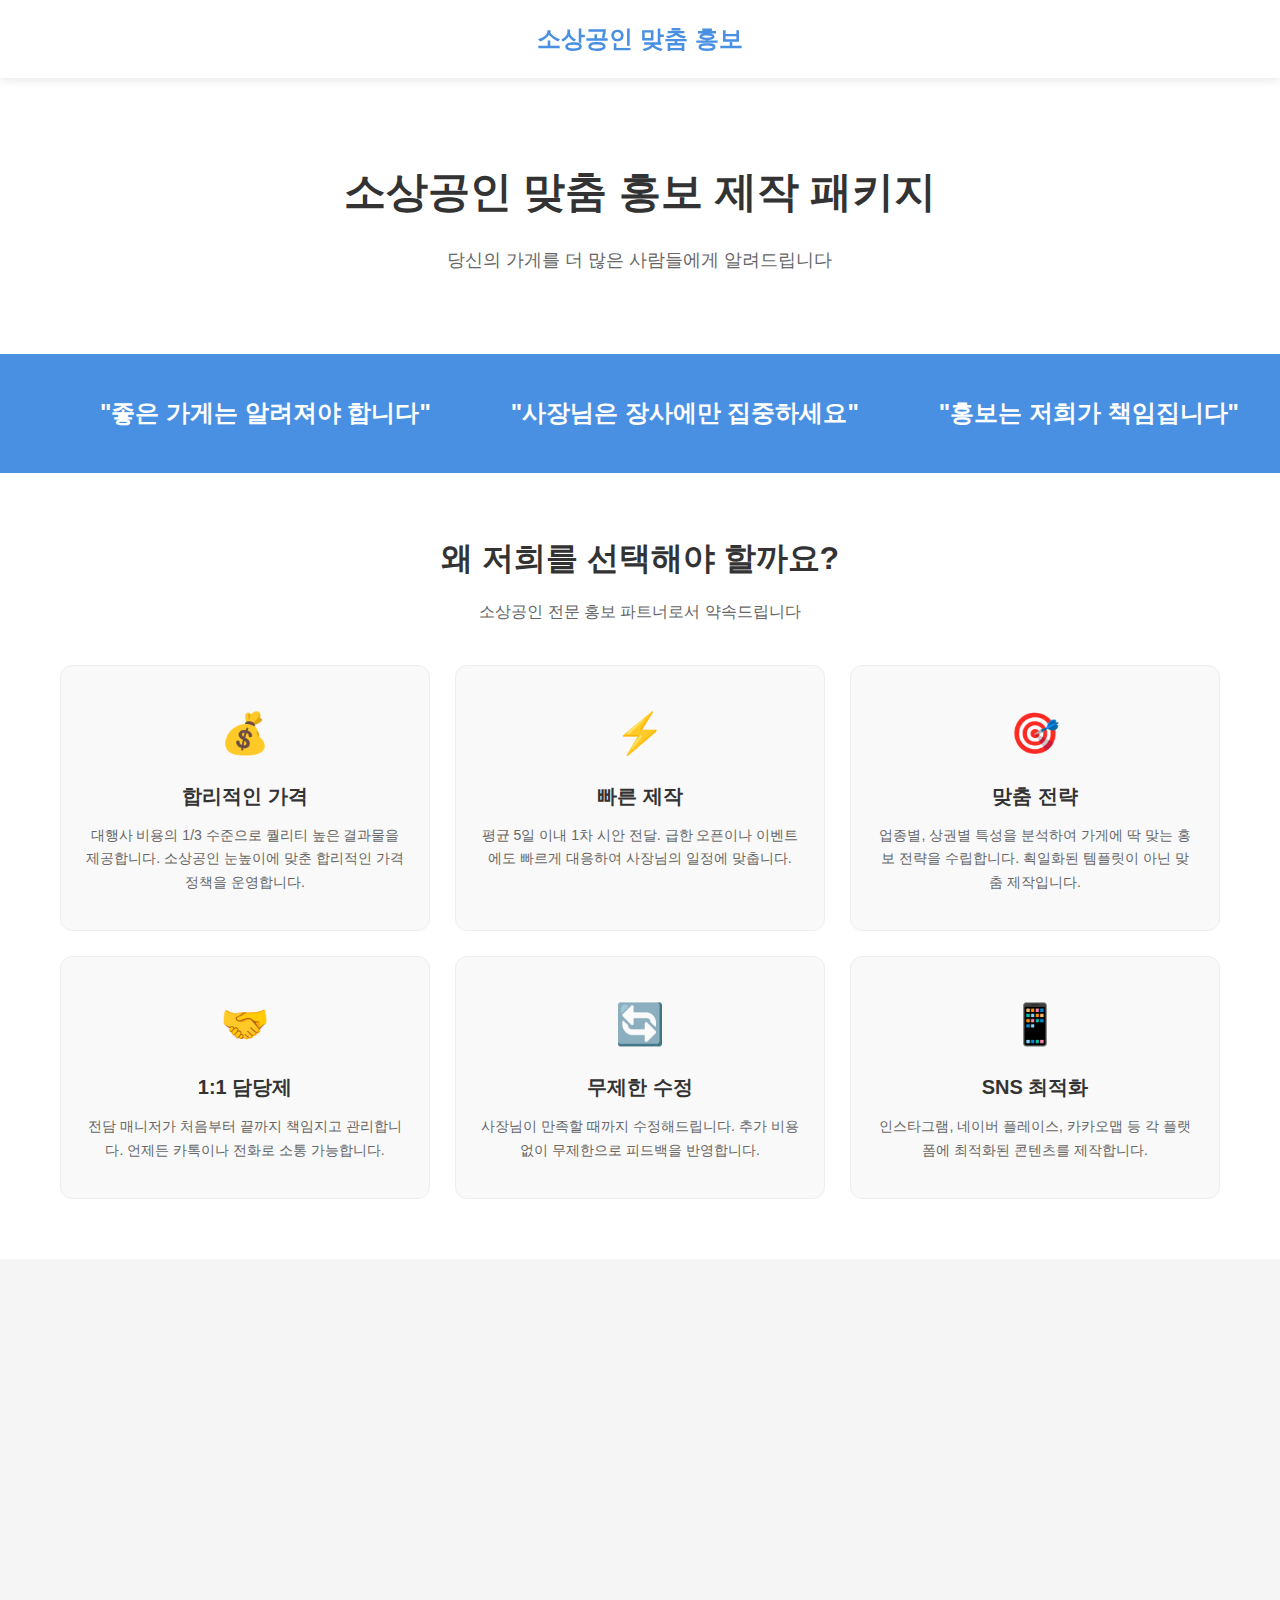
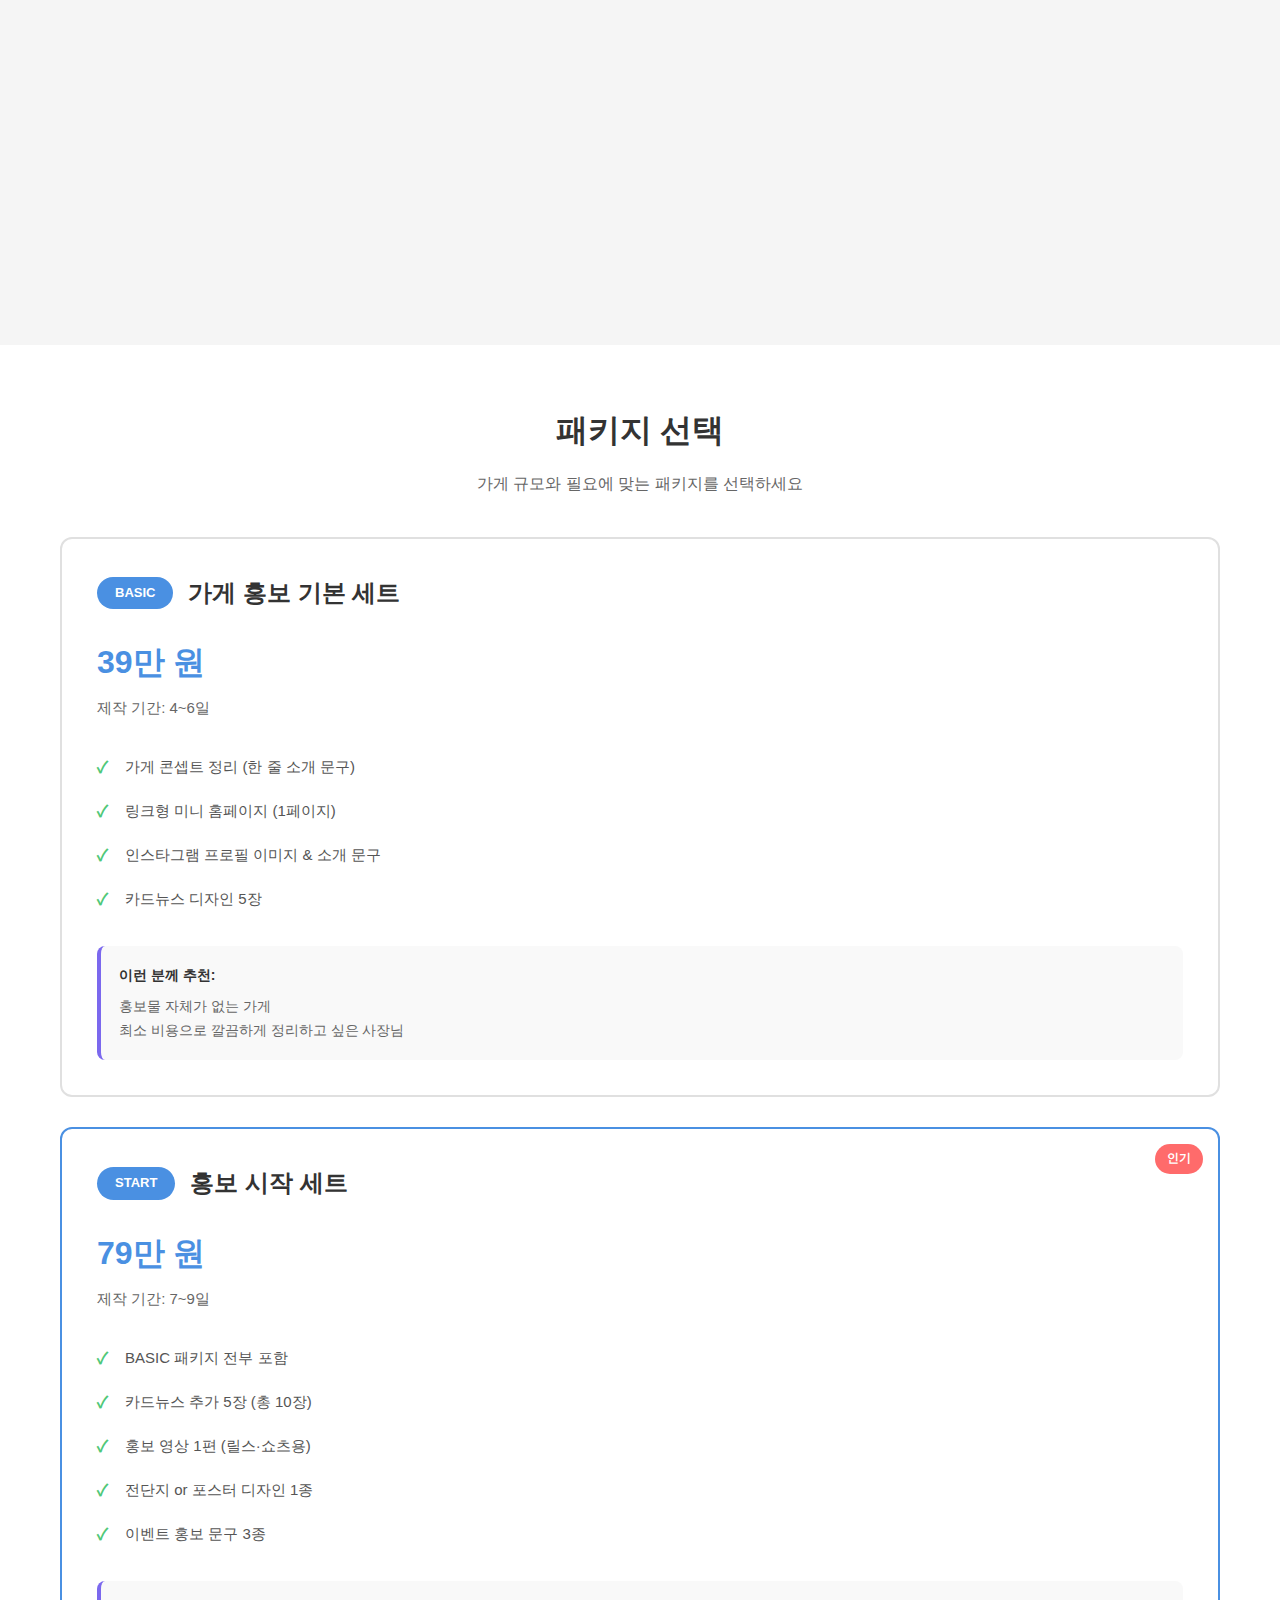
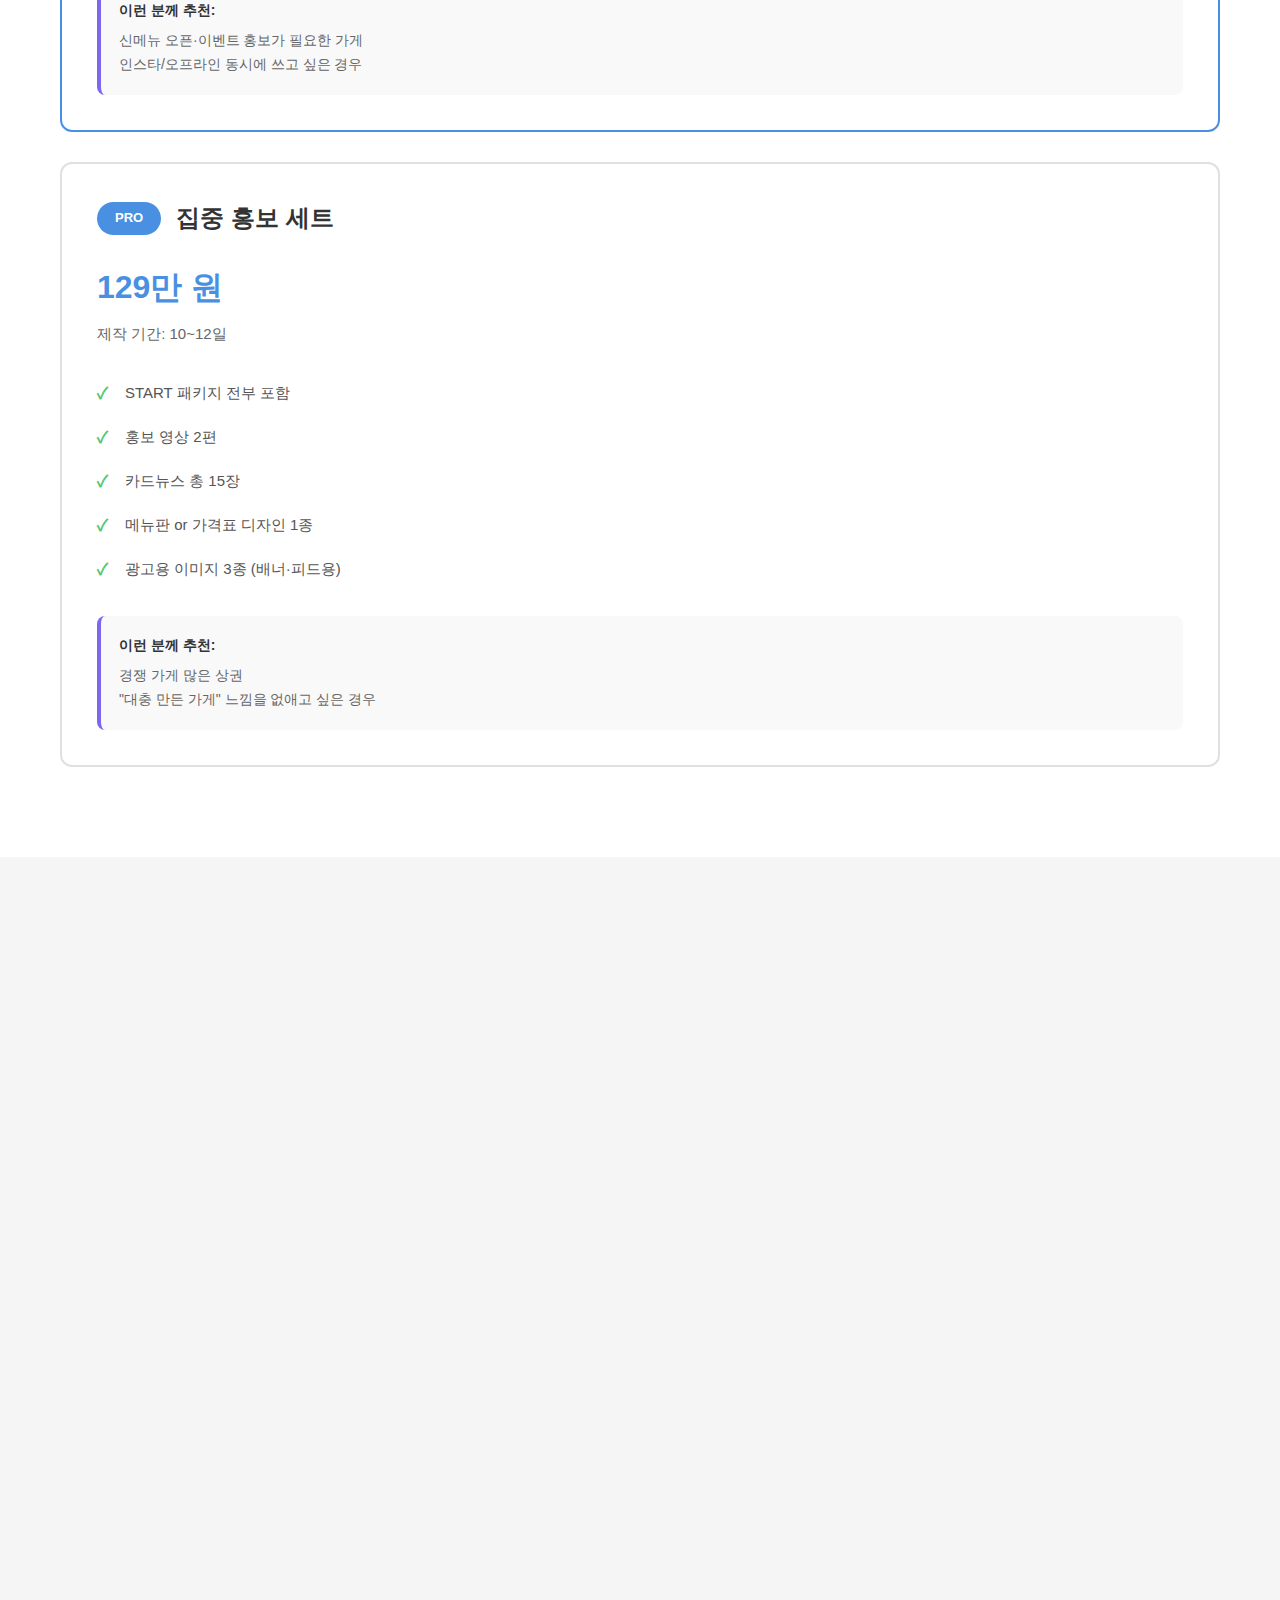
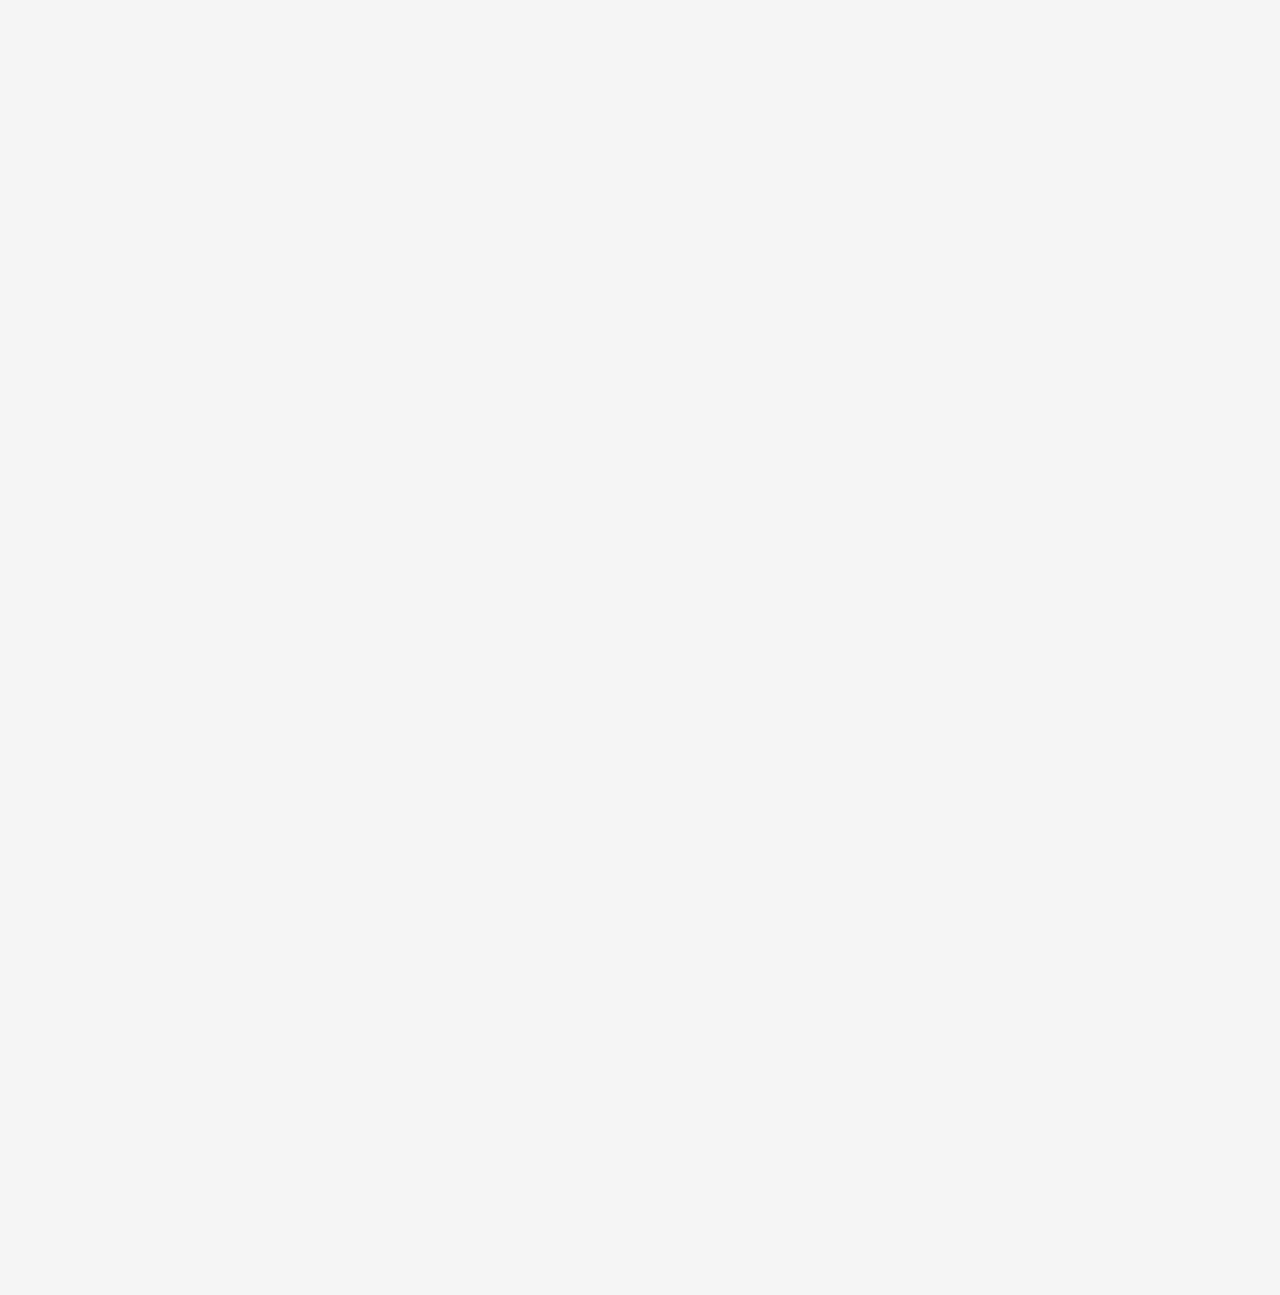
<file: version1/index.html>
<!DOCTYPE html>
<html lang="ko">
    <head>
        <meta charset="UTF-8" />
        <meta name="viewport" content="width=device-width, initial-scale=1.0" />
        <title>소상공인 맞춤 홍보 제작 패키지</title>
        <link rel="stylesheet" href="style.css" />
    </head>
    <body>
        <div class="floating-shapes">
            <div class="shape shape-1"></div>
            <div class="shape shape-2"></div>
            <div class="shape shape-3"></div>
        </div>

        <header class="header">
            <div class="container">
                <h1 class="logo">소상공인 맞춤 홍보</h1>
            </div>
        </header>

        <main>
            <section class="hero">
                <div class="container">
                    <h2 class="hero-title">소상공인 맞춤 홍보 제작 패키지</h2>
                    <p class="hero-subtitle">
                        당신의 가게를 더 많은 사람들에게 알려드립니다
                    </p>
                </div>
            </section>

            <!-- 홍보 문구 섹션 -->
            <section class="slogan-section">
                <div class="container">
                    <div class="slogan-wrapper">
                        <div class="slogan-item">
                            <span class="slogan-text"
                                >"좋은 가게는 알려져야 합니다"</span
                            >
                        </div>
                        <div class="slogan-item">
                            <span class="slogan-text"
                                >"사장님은 장사에만 집중하세요"</span
                            >
                        </div>
                        <div class="slogan-item">
                            <span class="slogan-text"
                                >"홍보는 저희가 책임집니다"</span
                            >
                        </div>
                    </div>
                </div>
            </section>

            <!-- 회사 소개 섹션 -->
            <section id="about" class="about-section">
                <div class="container">
                    <h2 class="section-title">왜 저희를 선택해야 할까요?</h2>
                    <p class="section-subtitle">
                        소상공인 전문 홍보 파트너로서 약속드립니다
                    </p>

                    <div class="advantages-grid">
                        <div class="advantage-card">
                            <div class="advantage-icon">💰</div>
                            <h3>합리적인 가격</h3>
                            <p>
                                대행사 비용의 1/3 수준으로 퀄리티 높은 결과물을
                                제공합니다. 소상공인 눈높이에 맞춘 합리적인 가격
                                정책을 운영합니다.
                            </p>
                        </div>
                        <div class="advantage-card">
                            <div class="advantage-icon">⚡</div>
                            <h3>빠른 제작</h3>
                            <p>
                                평균 5일 이내 1차 시안 전달. 급한 오픈이나
                                이벤트에도 빠르게 대응하여 사장님의 일정에
                                맞춥니다.
                            </p>
                        </div>
                        <div class="advantage-card">
                            <div class="advantage-icon">🎯</div>
                            <h3>맞춤 전략</h3>
                            <p>
                                업종별, 상권별 특성을 분석하여 가게에 딱 맞는
                                홍보 전략을 수립합니다. 획일화된 템플릿이 아닌
                                맞춤 제작입니다.
                            </p>
                        </div>
                        <div class="advantage-card">
                            <div class="advantage-icon">🤝</div>
                            <h3>1:1 담당제</h3>
                            <p>
                                전담 매니저가 처음부터 끝까지 책임지고
                                관리합니다. 언제든 카톡이나 전화로 소통
                                가능합니다.
                            </p>
                        </div>
                        <div class="advantage-card">
                            <div class="advantage-icon">🔄</div>
                            <h3>무제한 수정</h3>
                            <p>
                                사장님이 만족할 때까지 수정해드립니다. 추가 비용
                                없이 무제한으로 피드백을 반영합니다.
                            </p>
                        </div>
                        <div class="advantage-card">
                            <div class="advantage-icon">📱</div>
                            <h3>SNS 최적화</h3>
                            <p>
                                인스타그램, 네이버 플레이스, 카카오맵 등 각
                                플랫폼에 최적화된 콘텐츠를 제작합니다.
                            </p>
                        </div>
                    </div>
                </div>
            </section>

            <!-- 작업 프로세스 -->
            <section class="process-section">
                <div class="container">
                    <h2 class="section-title">작업 프로세스</h2>
                    <p class="section-subtitle">간단하고 명확한 4단계 진행</p>

                    <div class="process-timeline">
                        <div class="process-step">
                            <div class="step-number">01</div>
                            <div class="step-content">
                                <h3>상담 & 분석</h3>
                                <p>
                                    가게 현황과 목표를 파악합니다. 경쟁 업체
                                    분석 및 타겟 고객층을 정의합니다.
                                </p>
                            </div>
                        </div>
                        <div class="process-step">
                            <div class="step-number">02</div>
                            <div class="step-content">
                                <h3>기획 & 컨셉</h3>
                                <p>
                                    가게만의 차별화된 콘셉트를 잡고, 홍보 방향을
                                    설정합니다.
                                </p>
                            </div>
                        </div>
                        <div class="process-step">
                            <div class="step-number">03</div>
                            <div class="step-content">
                                <h3>제작 & 피드백</h3>
                                <p>
                                    디자인 시안을 제작하고, 사장님 피드백을
                                    반영하여 완성도를 높입니다.
                                </p>
                            </div>
                        </div>
                        <div class="process-step">
                            <div class="step-number">04</div>
                            <div class="step-content">
                                <h3>납품 & 사후관리</h3>
                                <p>
                                    최종 파일 전달 후에도 사용법 안내와 추가
                                    문의에 대응합니다.
                                </p>
                            </div>
                        </div>
                    </div>
                </div>
            </section>

            <section id="packages" class="packages-section">
                <div class="container">
                    <h2 class="section-title">패키지 선택</h2>
                    <p class="section-subtitle">
                        가게 규모와 필요에 맞는 패키지를 선택하세요
                    </p>

                    <div class="package-card">
                        <div class="package-header">
                            <span class="package-badge">BASIC</span>
                            <h3>가게 홍보 기본 세트</h3>
                        </div>
                        <div class="package-content">
                            <div class="package-price">39만 원</div>
                            <div class="package-period">제작 기간: 4~6일</div>
                            <ul class="package-features">
                                <li>가게 콘셉트 정리 (한 줄 소개 문구)</li>
                                <li>링크형 미니 홈페이지 (1페이지)</li>
                                <li>인스타그램 프로필 이미지 & 소개 문구</li>
                                <li>카드뉴스 디자인 5장</li>
                            </ul>
                            <div class="package-recommend">
                                <strong>이런 분께 추천:</strong>
                                <p>
                                    홍보물 자체가 없는 가게<br />최소 비용으로
                                    깔끔하게 정리하고 싶은 사장님
                                </p>
                            </div>
                        </div>
                    </div>

                    <div class="package-card popular">
                        <div class="popular-badge">인기</div>
                        <div class="package-header">
                            <span class="package-badge">START</span>
                            <h3>홍보 시작 세트</h3>
                        </div>
                        <div class="package-content">
                            <div class="package-price">79만 원</div>
                            <div class="package-period">제작 기간: 7~9일</div>
                            <ul class="package-features">
                                <li>BASIC 패키지 전부 포함</li>
                                <li>카드뉴스 추가 5장 (총 10장)</li>
                                <li>홍보 영상 1편 (릴스·쇼츠용)</li>
                                <li>전단지 or 포스터 디자인 1종</li>
                                <li>이벤트 홍보 문구 3종</li>
                            </ul>
                            <div class="package-recommend">
                                <strong>이런 분께 추천:</strong>
                                <p>
                                    신메뉴 오픈·이벤트 홍보가 필요한 가게<br />인스타/오프라인
                                    동시에 쓰고 싶은 경우
                                </p>
                            </div>
                        </div>
                    </div>

                    <div class="package-card">
                        <div class="package-header">
                            <span class="package-badge">PRO</span>
                            <h3>집중 홍보 세트</h3>
                        </div>
                        <div class="package-content">
                            <div class="package-price">129만 원</div>
                            <div class="package-period">제작 기간: 10~12일</div>
                            <ul class="package-features">
                                <li>START 패키지 전부 포함</li>
                                <li>홍보 영상 2편</li>
                                <li>카드뉴스 총 15장</li>
                                <li>메뉴판 or 가격표 디자인 1종</li>
                                <li>광고용 이미지 3종 (배너·피드용)</li>
                            </ul>
                            <div class="package-recommend">
                                <strong>이런 분께 추천:</strong>
                                <p>
                                    경쟁 가게 많은 상권<br />"대충 만든 가게"
                                    느낌을 없애고 싶은 경우
                                </p>
                            </div>
                        </div>
                    </div>
                </div>
            </section>

            <section id="monthly" class="monthly-section">
                <div class="container">
                    <h2 class="section-title">월간 콘텐츠 제작</h2>
                    <p class="section-subtitle">
                        매달 쓰기만 하면 되는 홍보물 제공
                    </p>

                    <div class="monthly-content">
                        <div class="monthly-info">
                            <h3>월 제공 내용</h3>
                            <ul>
                                <li>카드뉴스 8~12장</li>
                                <li>이벤트·공지 디자인</li>
                                <li>홍보 문구 세트</li>
                                <li>영상 0~2편 (선택형)</li>
                            </ul>
                        </div>

                        <div class="monthly-pricing">
                            <div class="price-item">
                                <div class="price-amount">월 29만 원</div>
                                <div class="price-desc">이미지 중심</div>
                            </div>
                            <div class="price-item">
                                <div class="price-amount">월 49만 원</div>
                                <div class="price-desc">영상 1편 포함</div>
                            </div>
                            <div class="price-item">
                                <div class="price-amount">월 69만 원</div>
                                <div class="price-desc">영상 2편 포함</div>
                            </div>
                        </div>

                        <div class="contract-info">
                            <p>최소 계약: 3개월</p>
                        </div>
                    </div>
                </div>
            </section>

            <section id="options" class="options-section">
                <div class="container">
                    <h2 class="section-title">추가 옵션</h2>
                    <div class="options-grid">
                        <div class="option-item">
                            <div class="option-name">카드뉴스 1장 추가</div>
                            <div class="option-price">4만 원</div>
                        </div>
                        <div class="option-item">
                            <div class="option-name">홍보 영상 1편</div>
                            <div class="option-price">22만 원</div>
                        </div>
                        <div class="option-item">
                            <div class="option-name">
                                홈페이지 고급형(다페이지)
                            </div>
                            <div class="option-price">+30만 원</div>
                        </div>
                        <div class="option-item">
                            <div class="option-name">메뉴판 추가 디자인</div>
                            <div class="option-price">10만 원</div>
                        </div>
                        <div class="option-item">
                            <div class="option-name">전단지 인쇄용 파일</div>
                            <div class="option-price">5만 원</div>
                        </div>
                    </div>
                </div>
            </section>

            <!-- FAQ 섹션 -->
            <section class="faq-section">
                <div class="container">
                    <h2 class="section-title">자주 묻는 질문</h2>

                    <div class="faq-list">
                        <div class="faq-item">
                            <div class="faq-question">
                                <span>수정은 몇 번까지 가능한가요?</span>
                                <span class="faq-toggle">+</span>
                            </div>
                            <div class="faq-answer">
                                <p>
                                    수정 횟수 제한 없이 사장님이 만족하실 때까지
                                    수정해드립니다. 다만 콘셉트 자체를 완전히
                                    바꾸는 경우는 추가 비용이 발생할 수
                                    있습니다.
                                </p>
                            </div>
                        </div>
                        <div class="faq-item">
                            <div class="faq-question">
                                <span>사진 촬영도 해주시나요?</span>
                                <span class="faq-toggle">+</span>
                            </div>
                            <div class="faq-answer">
                                <p>
                                    기본 패키지에는 촬영이 포함되어 있지
                                    않습니다. 사장님이 보내주시는 사진으로
                                    작업하며, 촬영이 필요하신 경우 별도 협의 후
                                    진행 가능합니다.
                                </p>
                            </div>
                        </div>
                        <div class="faq-item">
                            <div class="faq-question">
                                <span>계약금이나 선금이 필요한가요?</span>
                                <span class="faq-toggle">+</span>
                            </div>
                            <div class="faq-answer">
                                <p>
                                    작업 시작 전 50% 선금, 최종 납품 시 50%
                                    잔금으로 진행됩니다. 월간 제작의 경우 매월
                                    선불로 진행됩니다.
                                </p>
                            </div>
                        </div>
                        <div class="faq-item">
                            <div class="faq-question">
                                <span>작업물의 저작권은 어떻게 되나요?</span>
                                <span class="faq-toggle">+</span>
                            </div>
                            <div class="faq-answer">
                                <p>
                                    납품 완료된 모든 결과물의 저작권과 사용권은
                                    사장님께 귀속됩니다. 자유롭게 사용하실 수
                                    있습니다.
                                </p>
                            </div>
                        </div>
                        <div class="faq-item">
                            <div class="faq-question">
                                <span
                                    >급하게 필요한데 빠른 제작이
                                    가능한가요?</span
                                >
                                <span class="faq-toggle">+</span>
                            </div>
                            <div class="faq-answer">
                                <p>
                                    네, 급행 제작 가능합니다. 일정에 따라
                                    급행료(20~30%)가 추가될 수 있으며, 문의 시
                                    말씀해주시면 최대한 맞춰드립니다.
                                </p>
                            </div>
                        </div>
                    </div>
                </div>
            </section>

            <!-- 실적/수치 섹션 -->
            <section class="stats-section">
                <div class="container">
                    <div class="stats-grid">
                        <div class="stat-item">
                            <div class="stat-number" data-target="150">0</div>
                            <div class="stat-label">제작 완료 프로젝트</div>
                        </div>
                        <div class="stat-item">
                            <div class="stat-number" data-target="98">0</div>
                            <div class="stat-label">고객 만족도 %</div>
                        </div>
                        <div class="stat-item">
                            <div class="stat-number" data-target="5">0</div>
                            <div class="stat-label">평균 제작 기간 (일)</div>
                        </div>
                        <div class="stat-item">
                            <div class="stat-number" data-target="24">0</div>
                            <div class="stat-label">시간 내 응답</div>
                        </div>
                    </div>
                </div>
            </section>
        </main>

        <script src="script.js"></script>
    </body>
</html>
</file>
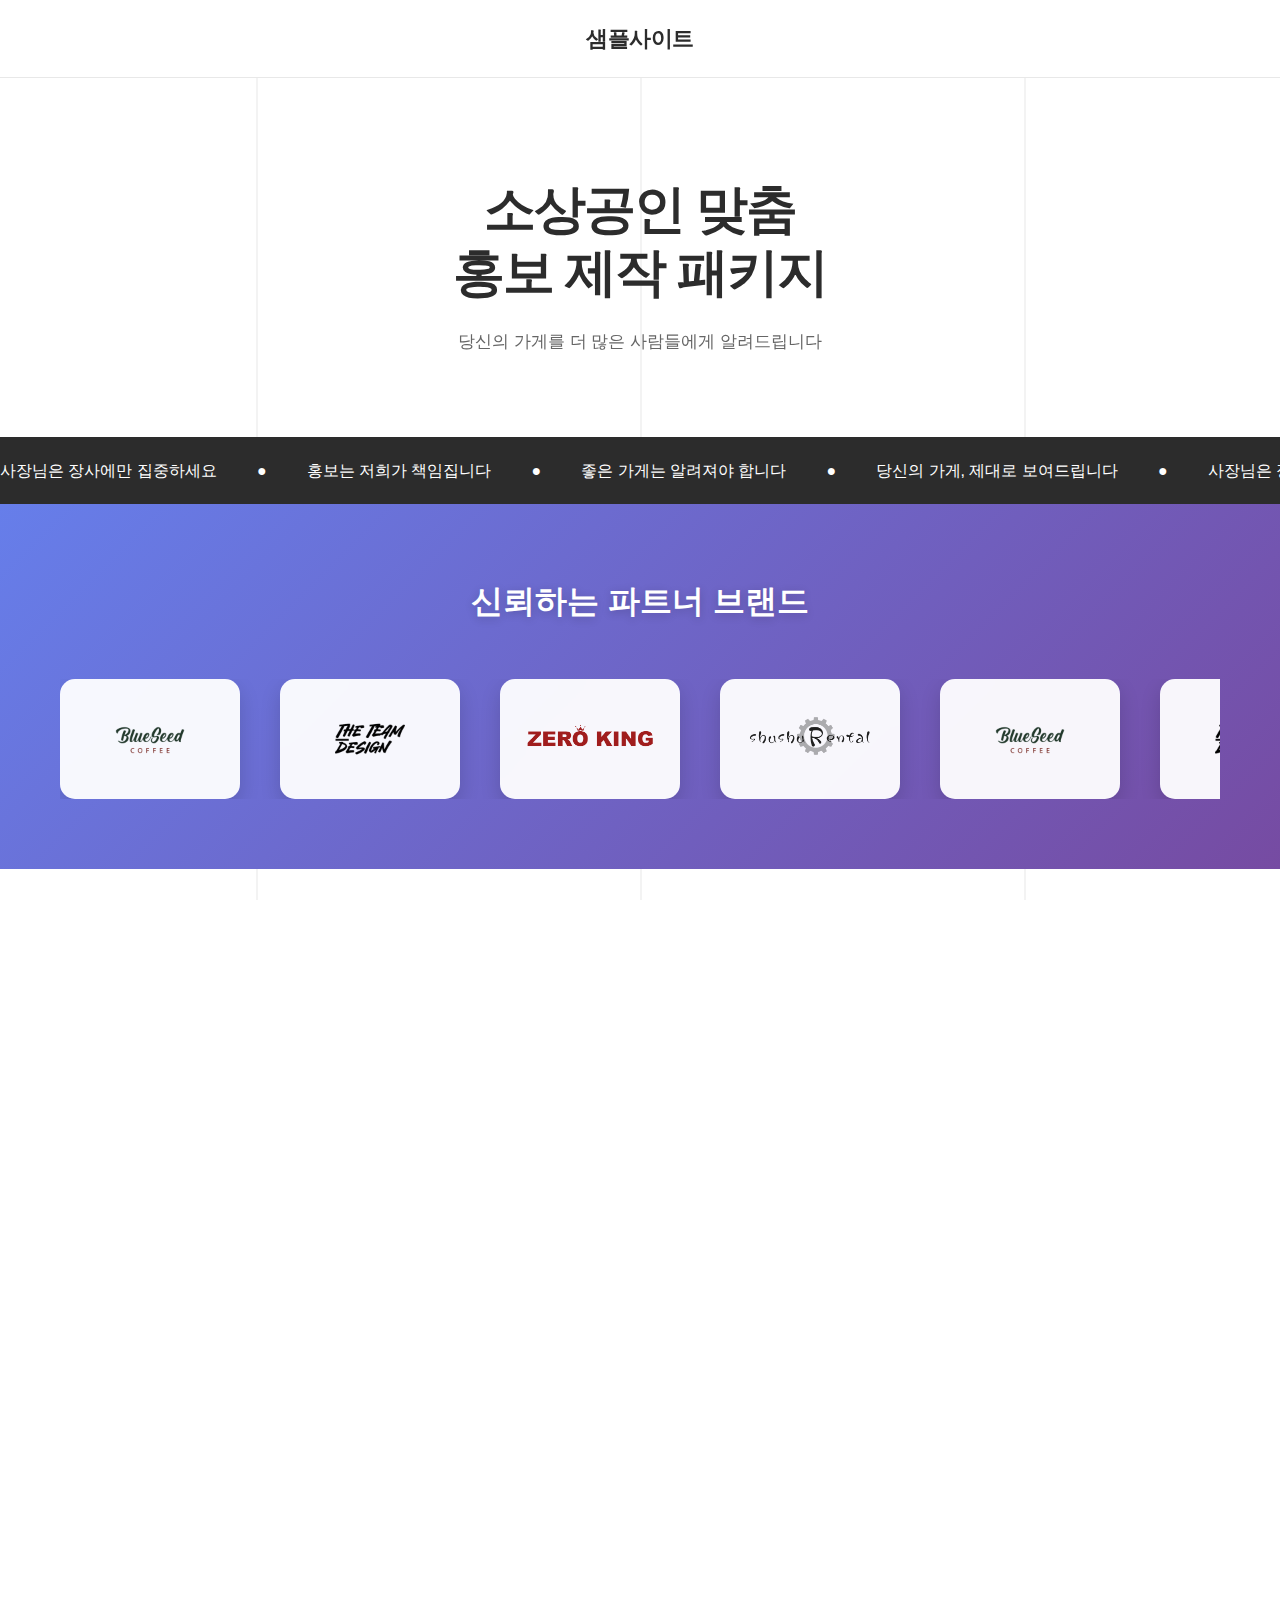
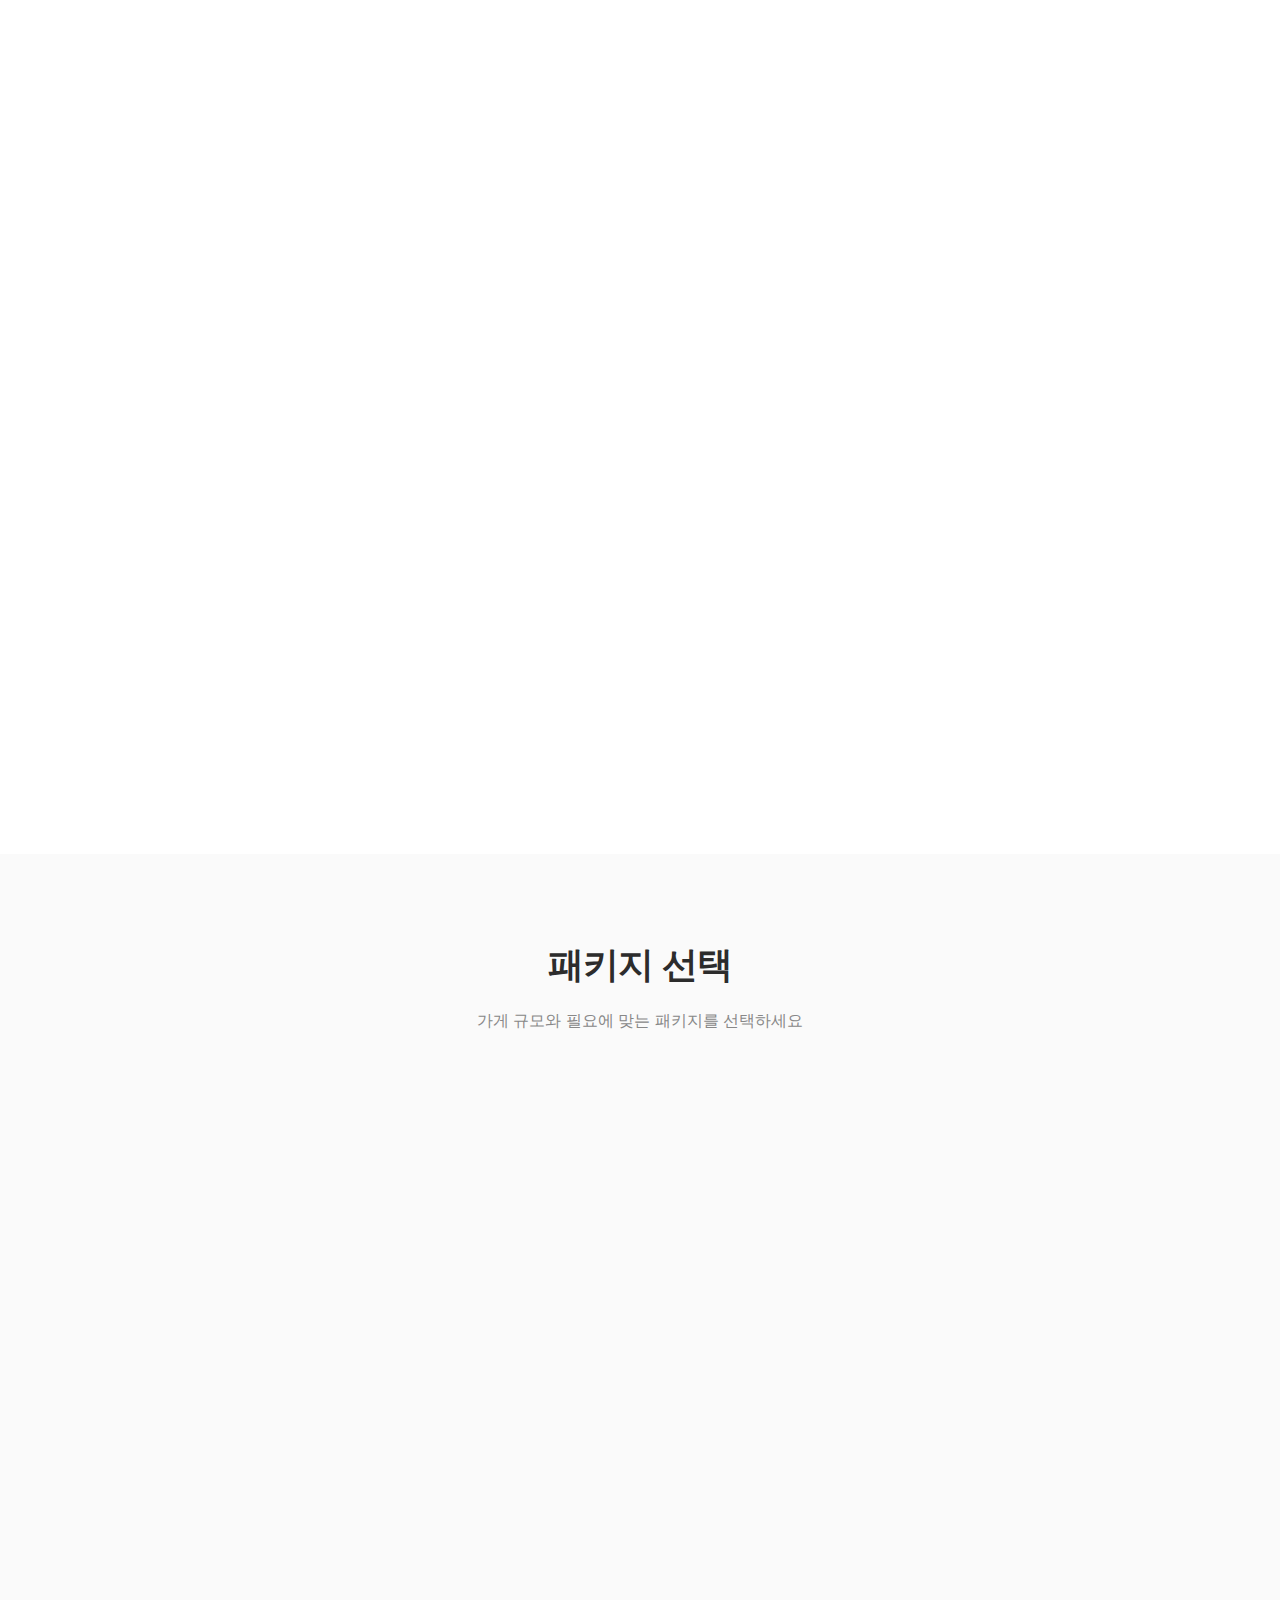
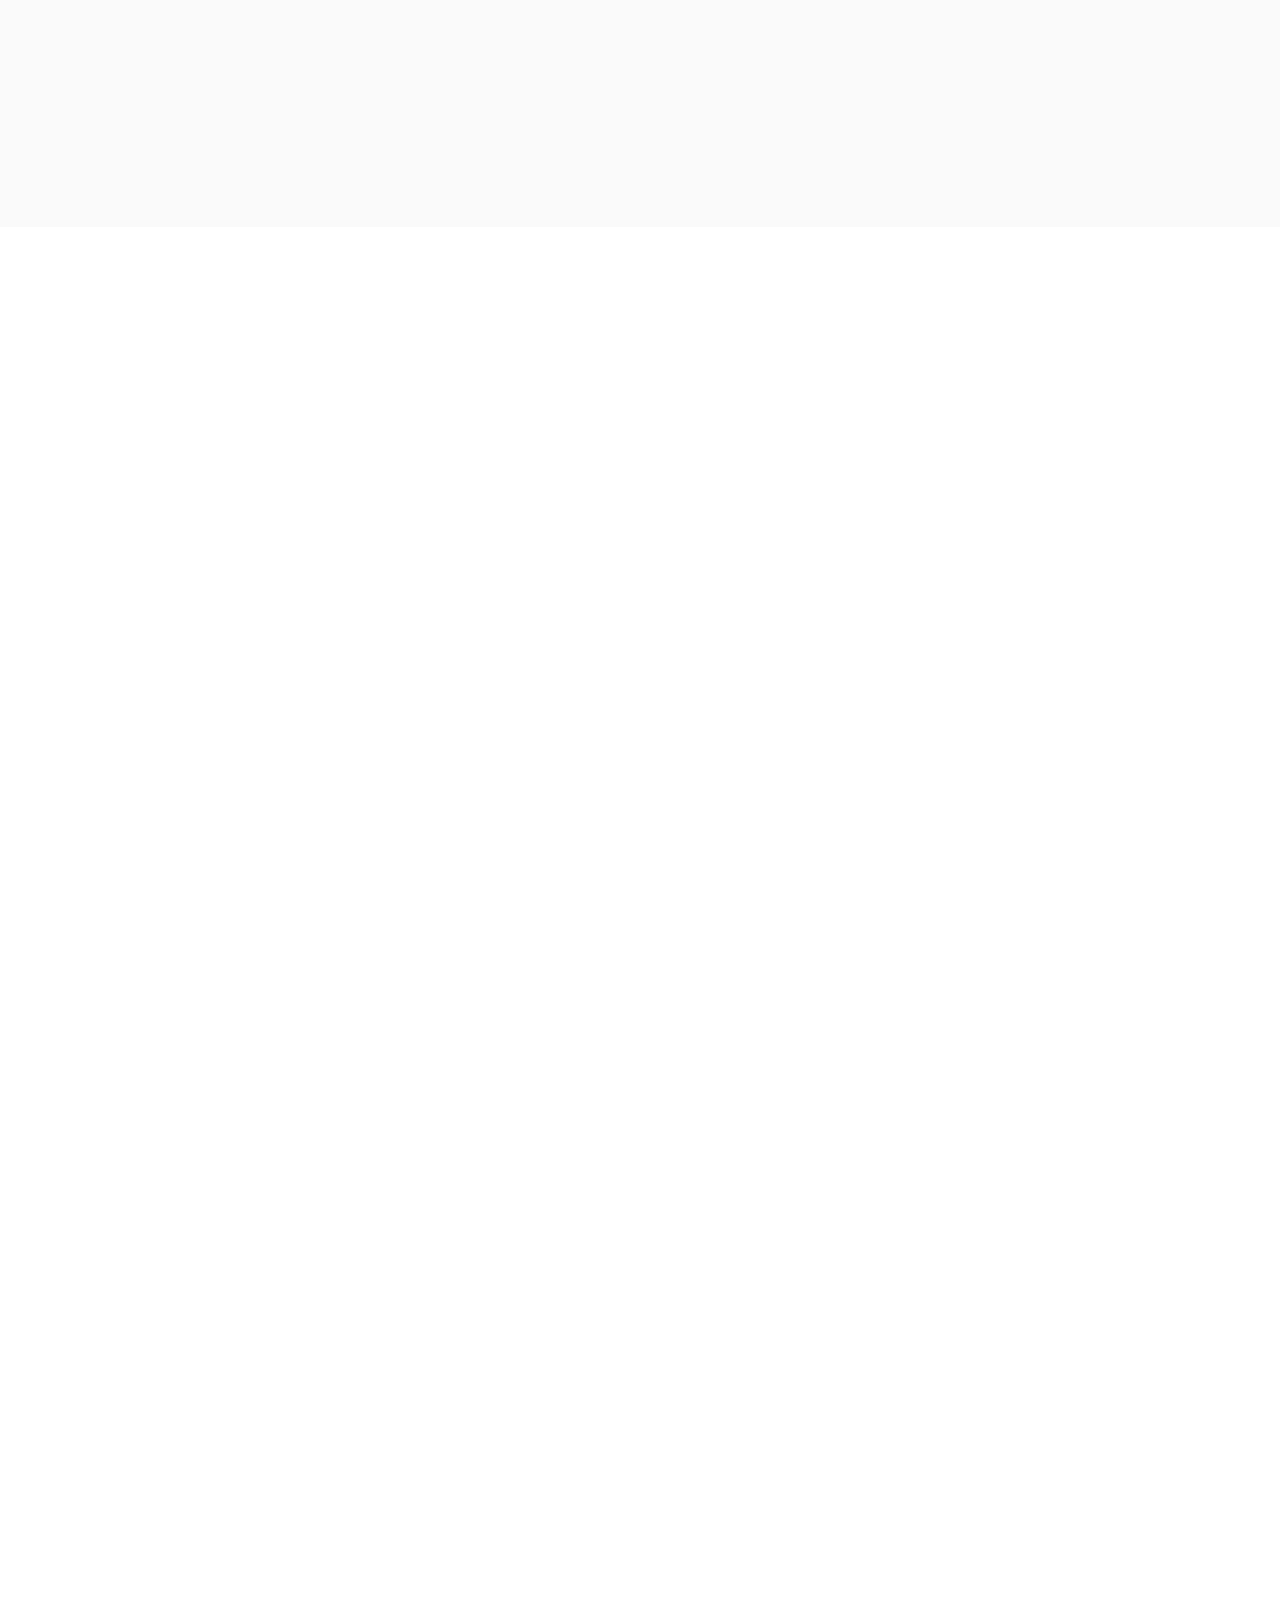
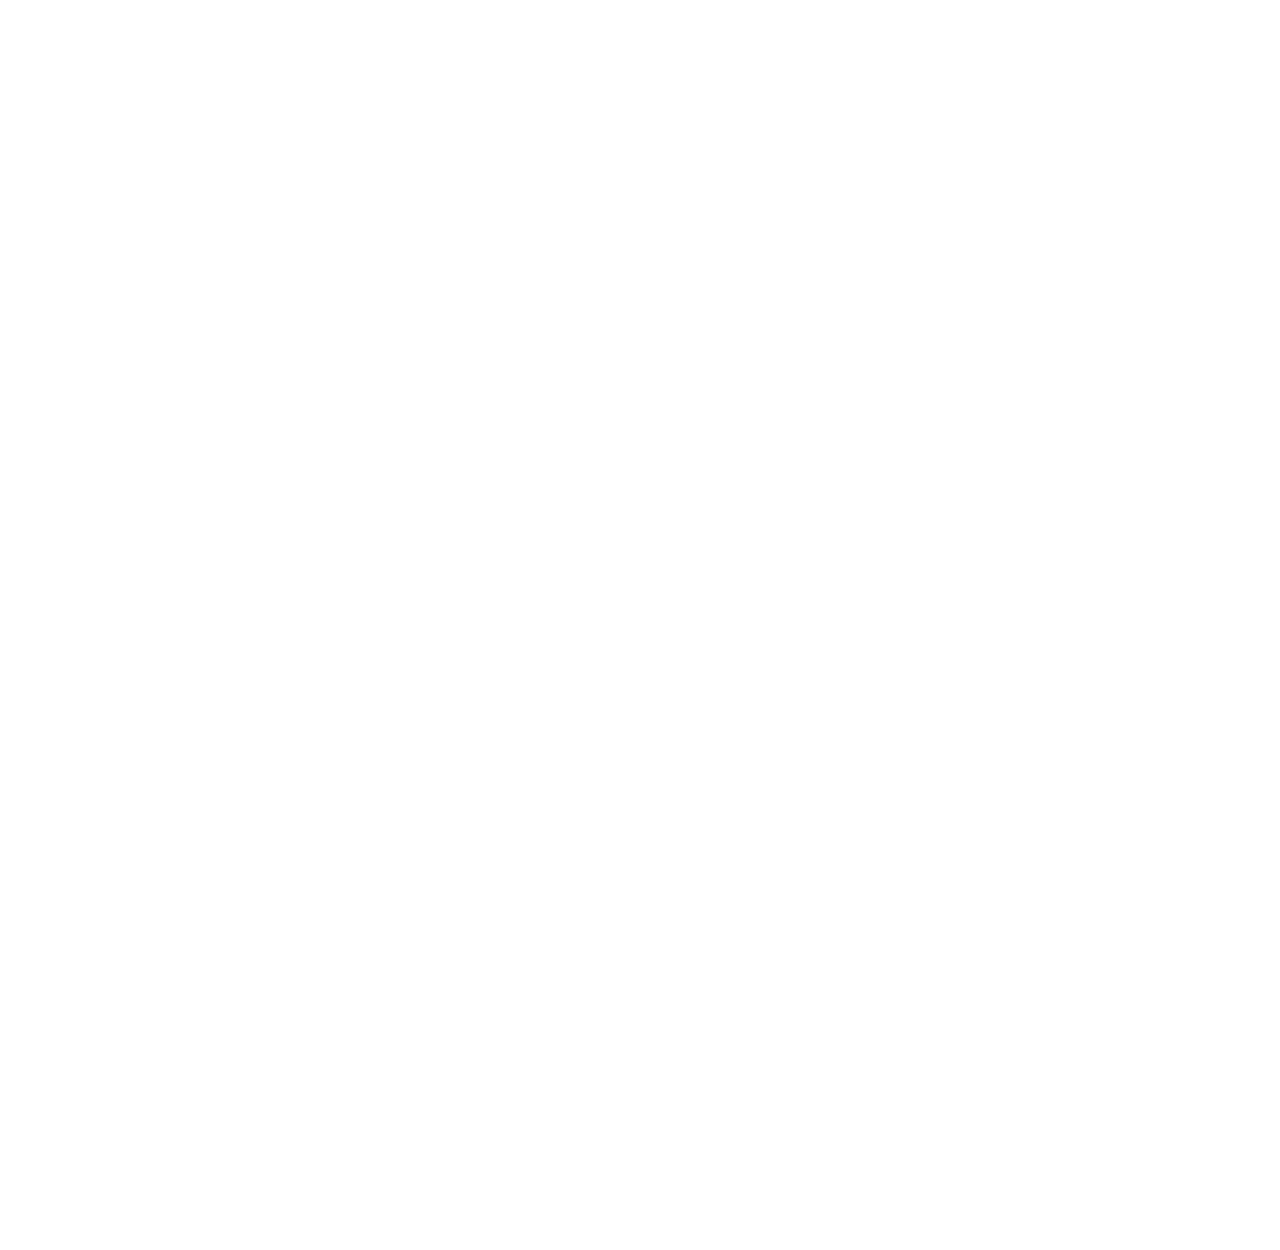
<file: version2/index.html>
<!DOCTYPE html>
<html lang="ko">
    <head>
        <meta charset="UTF-8" />
        <meta name="viewport" content="width=device-width, initial-scale=1.0" />
        <meta property="og:title" content="샘플사이트2" />
        <meta property="og:type" content="website" />
        <meta
            property="og:image"
            content="https://jongyoun3128.github.io/sapmple1/images/sample.png"
        />
        <meta property="og:description" content="샘플사이트2" />
        <title>샘플사이트2</title>
        <link rel="stylesheet" href="style.css" />
    </head>
    <body>
        <div class="animated-bg">
            <div class="bg-line"></div>
            <div class="bg-line"></div>
            <div class="bg-line"></div>
        </div>

        <header class="header">
            <div class="container">
                <div class="header-content">
                    <h1 class="logo">샘플사이트</h1>
                </div>
            </div>
        </header>

        <main>
            <section class="hero">
                <div class="container">
                    <div class="hero-content">
                        <h2 class="hero-title">
                            <span class="title-line">소상공인 맞춤</span>
                            <span class="title-line">홍보 제작 패키지</span>
                        </h2>
                        <p class="hero-description">
                            당신의 가게를 더 많은 사람들에게 알려드립니다
                        </p>
                    </div>
                </div>
            </section>

            <!-- 홍보 문구 띠배너 -->
            <section class="marquee-section">
                <div class="marquee-track">
                    <div class="marquee-content">
                        <span>사장님은 장사에만 집중하세요</span>
                        <span>●</span>
                        <span>홍보는 저희가 책임집니다</span>
                        <span>●</span>
                        <span>좋은 가게는 알려져야 합니다</span>
                        <span>●</span>
                        <span>당신의 가게, 제대로 보여드립니다</span>
                        <span>●</span>
                    </div>
                    <div class="marquee-content">
                        <span>사장님은 장사에만 집중하세요</span>
                        <span>●</span>
                        <span>홍보는 저희가 책임집니다</span>
                        <span>●</span>
                        <span>좋은 가게는 알려져야 합니다</span>
                        <span>●</span>
                        <span>당신의 가게, 제대로 보여드립니다</span>
                        <span>●</span>
                    </div>
                </div>
            </section>

            <!-- 신뢰하는 파트너 브랜드 -->
            <section class="partners-section">
                <div class="container">
                    <h3 class="partners-title">신뢰하는 파트너 브랜드</h3>
                    <div class="partners-carousel">
                        <div class="partners-scroll">
                            <div class="partner-item">
                                <img
                                    src="../images/cafe-logo.png"
                                    alt="카페 파트너"
                                />
                            </div>
                            <div class="partner-item">
                                <img
                                    src="../images/interior-logo.png"
                                    alt="인테리어 파트너"
                                />
                            </div>
                            <div class="partner-item">
                                <img
                                    src="../images/zero-logo.png"
                                    alt="제로 파트너"
                                />
                            </div>
                            <div class="partner-item">
                                <img
                                    src="../images/rental-logo1.png"
                                    alt="렌탈 파트너"
                                />
                            </div>
                            <!-- 무한 스크롤 복제 -->
                            <div class="partner-item">
                                <img
                                    src="../images/cafe-logo.png"
                                    alt="카페 파트너"
                                />
                            </div>
                            <div class="partner-item">
                                <img
                                    src="../images/interior-logo.png"
                                    alt="인테리어 파트너"
                                />
                            </div>
                            <div class="partner-item">
                                <img
                                    src="../images/zero-logo.png"
                                    alt="제로 파트너"
                                />
                            </div>
                            <div class="partner-item">
                                <img
                                    src="../images/rental-logo1.png"
                                    alt="렌탈 파트너"
                                />
                            </div>
                        </div>
                    </div>
                </div>
            </section>

            <!-- 회사 소개 및 장점 -->
            <section id="about" class="about-section">
                <div class="container">
                    <div class="section-header">
                        <h2 class="section-title">왜 저희일까요?</h2>
                        <p class="section-description">
                            소상공인만을 위한 맞춤 홍보 서비스
                        </p>
                    </div>

                    <div class="features-list">
                        <div class="feature-row">
                            <div class="feature-number">01</div>
                            <div class="feature-content">
                                <h3>합리적인 가격</h3>
                                <p>
                                    대행사 비용의 1/3 수준. 소상공인 눈높이에
                                    맞춘 합리적인 가격으로 퀄리티 높은 결과물을
                                    제공합니다. 숨겨진 비용 없이 투명하게
                                    운영합니다.
                                </p>
                            </div>
                        </div>
                        <div class="feature-row">
                            <div class="feature-number">02</div>
                            <div class="feature-content">
                                <h3>빠른 제작 & 무제한 수정</h3>
                                <p>
                                    평균 5일 이내 1차 시안 전달. 사장님이 만족할
                                    때까지 수정 횟수 제한 없이 작업합니다. 급한
                                    일정도 최대한 맞춰드립니다.
                                </p>
                            </div>
                        </div>
                        <div class="feature-row">
                            <div class="feature-number">03</div>
                            <div class="feature-content">
                                <h3>1:1 전담 매니저</h3>
                                <p>
                                    전담 매니저가 처음부터 끝까지 책임집니다.
                                    카톡, 전화로 언제든 소통 가능하며, 24시간 내
                                    응답을 약속드립니다.
                                </p>
                            </div>
                        </div>
                        <div class="feature-row">
                            <div class="feature-number">04</div>
                            <div class="feature-content">
                                <h3>맞춤 전략 수립</h3>
                                <p>
                                    업종별, 상권별 특성을 분석하여 가게에 딱
                                    맞는 홍보 전략을 수립합니다. 인스타그램,
                                    네이버 플레이스, 카카오맵 등 각 플랫폼에
                                    최적화된 콘텐츠를 제작합니다.
                                </p>
                            </div>
                        </div>
                    </div>
                </div>
            </section>

            <!-- 작업 프로세스 -->
            <section class="process-section">
                <div class="container">
                    <div class="section-header">
                        <h2 class="section-title">진행 과정</h2>
                        <p class="section-description">간단하고 명확한 4단계</p>
                    </div>

                    <div class="process-grid">
                        <div class="process-card">
                            <div class="process-icon">💬</div>
                            <div class="process-step-num">STEP 1</div>
                            <h3>상담 & 분석</h3>
                            <p>
                                가게 현황과 목표 파악<br />경쟁 업체 분석<br />타겟
                                고객층 정의
                            </p>
                        </div>
                        <div class="process-card">
                            <div class="process-icon">📋</div>
                            <div class="process-step-num">STEP 2</div>
                            <h3>기획 & 컨셉</h3>
                            <p>
                                차별화된 콘셉트 수립<br />홍보 방향 설정<br />콘텐츠
                                기획안 작성
                            </p>
                        </div>
                        <div class="process-card">
                            <div class="process-icon">🎨</div>
                            <div class="process-step-num">STEP 3</div>
                            <h3>제작 & 피드백</h3>
                            <p>
                                디자인 시안 제작<br />피드백 반영 수정<br />완성도
                                높이기
                            </p>
                        </div>
                        <div class="process-card">
                            <div class="process-icon">📦</div>
                            <div class="process-step-num">STEP 4</div>
                            <h3>납품 & 사후관리</h3>
                            <p>
                                최종 파일 전달<br />사용법 안내<br />추가 문의
                                대응
                            </p>
                        </div>
                    </div>
                </div>
            </section>

            <section id="packages" class="packages-section">
                <div class="container">
                    <div class="section-header">
                        <h2 class="section-title">패키지 선택</h2>
                        <p class="section-description">
                            가게 규모와 필요에 맞는 패키지를 선택하세요
                        </p>
                    </div>

                    <div class="packages-grid">
                        <div class="package-box">
                            <div class="package-label">BASIC</div>
                            <h3 class="package-title">가게 홍보 기본 세트</h3>
                            <div class="package-price-box">
                                <span class="price">39만 원</span>
                                <span class="period">4~6일</span>
                            </div>
                            <div class="package-details">
                                <h4>포함 내용</h4>
                                <ul class="features-list-pkg">
                                    <li>가게 콘셉트 정리 (한 줄 소개 문구)</li>
                                    <li>링크형 미니 홈페이지 (1페이지)</li>
                                    <li>
                                        인스타그램 프로필 이미지 & 소개 문구
                                    </li>
                                    <li>카드뉴스 디자인 5장</li>
                                </ul>
                            </div>
                            <div class="package-note">
                                <h4>이런 분께 추천</h4>
                                <p>
                                    홍보물 자체가 없는 가게<br />최소 비용으로
                                    깔끔하게 정리하고 싶은 사장님
                                </p>
                            </div>
                        </div>

                        <div class="package-box featured">
                            <div class="featured-tag">BEST</div>
                            <div class="package-label">START</div>
                            <h3 class="package-title">홍보 시작 세트</h3>
                            <div class="package-price-box">
                                <span class="price">79만 원</span>
                                <span class="period">7~9일</span>
                            </div>
                            <div class="package-details">
                                <h4>포함 내용</h4>
                                <ul class="features-list-pkg">
                                    <li>BASIC 패키지 전부 포함</li>
                                    <li>카드뉴스 추가 5장 (총 10장)</li>
                                    <li>홍보 영상 1편 (릴스·쇼츠용)</li>
                                    <li>전단지 or 포스터 디자인 1종</li>
                                    <li>이벤트 홍보 문구 3종</li>
                                </ul>
                            </div>
                            <div class="package-note">
                                <h4>이런 분께 추천</h4>
                                <p>
                                    신메뉴 오픈·이벤트 홍보가 필요한 가게<br />인스타/오프라인
                                    동시에 쓰고 싶은 경우
                                </p>
                            </div>
                        </div>

                        <div class="package-box">
                            <div class="package-label">PRO</div>
                            <h3 class="package-title">집중 홍보 세트</h3>
                            <div class="package-price-box">
                                <span class="price">129만 원</span>
                                <span class="period">10~12일</span>
                            </div>
                            <div class="package-details">
                                <h4>포함 내용</h4>
                                <ul class="features-list-pkg">
                                    <li>START 패키지 전부 포함</li>
                                    <li>홍보 영상 2편</li>
                                    <li>카드뉴스 총 15장</li>
                                    <li>메뉴판 or 가격표 디자인 1종</li>
                                    <li>광고용 이미지 3종 (배너·피드용)</li>
                                </ul>
                            </div>
                            <div class="package-note">
                                <h4>이런 분께 추천</h4>
                                <p>
                                    경쟁 가게 많은 상권<br />"대충 만든 가게"
                                    느낌을 없애고 싶은 경우
                                </p>
                            </div>
                        </div>
                    </div>
                </div>
            </section>

            <section id="monthly" class="monthly-section">
                <div class="container">
                    <div class="section-header">
                        <h2 class="section-title">월간 콘텐츠 제작</h2>
                        <p class="section-description">
                            매달 쓰기만 하면 되는 홍보물 제공
                        </p>
                    </div>

                    <div class="monthly-wrapper">
                        <div class="monthly-main">
                            <h3>월 제공 내용</h3>
                            <ul class="monthly-list">
                                <li>카드뉴스 8~12장</li>
                                <li>이벤트·공지 디자인</li>
                                <li>홍보 문구 세트</li>
                                <li>영상 0~2편 (선택형)</li>
                            </ul>
                        </div>

                        <div class="pricing-table">
                            <div class="pricing-row">
                                <div class="pricing-label">이미지 중심</div>
                                <div class="pricing-value">월 29만 원</div>
                            </div>
                            <div class="pricing-row">
                                <div class="pricing-label">영상 1편 포함</div>
                                <div class="pricing-value">월 49만 원</div>
                            </div>
                            <div class="pricing-row">
                                <div class="pricing-label">영상 2편 포함</div>
                                <div class="pricing-value">월 69만 원</div>
                            </div>
                        </div>

                        <div class="contract-note">최소 계약 기간: 3개월</div>
                    </div>
                </div>
            </section>

            <section id="options" class="options-section">
                <div class="container">
                    <div class="section-header">
                        <h2 class="section-title">추가 옵션</h2>
                        <p class="section-description">
                            필요에 따라 추가 서비스를 선택하세요
                        </p>
                    </div>

                    <div class="options-list">
                        <div class="option-row">
                            <span class="option-label">카드뉴스 1장 추가</span>
                            <span class="option-value">4만 원</span>
                        </div>
                        <div class="option-row">
                            <span class="option-label">홍보 영상 1편</span>
                            <span class="option-value">22만 원</span>
                        </div>
                        <div class="option-row">
                            <span class="option-label"
                                >홈페이지 고급형(다페이지)</span
                            >
                            <span class="option-value">+30만 원</span>
                        </div>
                        <div class="option-row">
                            <span class="option-label">메뉴판 추가 디자인</span>
                            <span class="option-value">10만 원</span>
                        </div>
                        <div class="option-row">
                            <span class="option-label">전단지 인쇄용 파일</span>
                            <span class="option-value">5만 원</span>
                        </div>
                    </div>
                </div>
            </section>

            <!-- 실적 수치 -->
            <section class="numbers-section">
                <div class="container">
                    <div class="numbers-grid">
                        <div class="number-item">
                            <div class="number-value" data-target="150">0</div>
                            <div class="number-label">프로젝트 완료</div>
                        </div>
                        <div class="number-item">
                            <div class="number-value" data-target="98">0</div>
                            <div class="number-label">고객 만족도 %</div>
                        </div>
                        <div class="number-item">
                            <div class="number-value" data-target="5">0</div>
                            <div class="number-label">평균 제작일</div>
                        </div>
                        <div class="number-item">
                            <div class="number-value" data-target="24">0</div>
                            <div class="number-label">시간 내 응답</div>
                        </div>
                    </div>
                </div>
            </section>

            <!-- FAQ -->
            <section id="faq" class="faq-section">
                <div class="container">
                    <div class="section-header">
                        <h2 class="section-title">자주 묻는 질문</h2>
                    </div>

                    <div class="faq-list">
                        <div class="faq-item">
                            <div class="faq-question">
                                <span>수정은 몇 번까지 가능한가요?</span>
                                <span class="faq-arrow">→</span>
                            </div>
                            <div class="faq-answer">
                                <p>
                                    수정 횟수 제한 없이 사장님이 만족하실 때까지
                                    수정해드립니다. 다만 콘셉트 자체를 완전히
                                    바꾸는 경우는 추가 비용이 발생할 수
                                    있습니다.
                                </p>
                            </div>
                        </div>
                        <div class="faq-item">
                            <div class="faq-question">
                                <span>사진 촬영도 해주시나요?</span>
                                <span class="faq-arrow">→</span>
                            </div>
                            <div class="faq-answer">
                                <p>
                                    기본 패키지에는 촬영이 포함되어 있지
                                    않습니다. 사장님이 보내주시는 사진으로
                                    작업하며, 촬영이 필요하신 경우 별도 협의 후
                                    진행 가능합니다.
                                </p>
                            </div>
                        </div>
                        <div class="faq-item">
                            <div class="faq-question">
                                <span>계약금이나 선금이 필요한가요?</span>
                                <span class="faq-arrow">→</span>
                            </div>
                            <div class="faq-answer">
                                <p>
                                    작업 시작 전 50% 선금, 최종 납품 시 50%
                                    잔금으로 진행됩니다. 월간 제작의 경우 매월
                                    선불로 진행됩니다.
                                </p>
                            </div>
                        </div>
                        <div class="faq-item">
                            <div class="faq-question">
                                <span>작업물의 저작권은 어떻게 되나요?</span>
                                <span class="faq-arrow">→</span>
                            </div>
                            <div class="faq-answer">
                                <p>
                                    납품 완료된 모든 결과물의 저작권과 사용권은
                                    사장님께 귀속됩니다. 자유롭게 사용하실 수
                                    있습니다.
                                </p>
                            </div>
                        </div>
                        <div class="faq-item">
                            <div class="faq-question">
                                <span
                                    >급하게 필요한데 빠른 제작이
                                    가능한가요?</span
                                >
                                <span class="faq-arrow">→</span>
                            </div>
                            <div class="faq-answer">
                                <p>
                                    네, 급행 제작 가능합니다. 일정에 따라
                                    급행료(20~30%)가 추가될 수 있으며, 문의 시
                                    말씀해주시면 최대한 맞춰드립니다.
                                </p>
                            </div>
                        </div>
                    </div>
                </div>
            </section>
        </main>

        <script src="script.js"></script>
    </body>
</html>
</file>
<file: version1/style.css>
* {
    margin: 0;
    padding: 0;
    box-sizing: border-box;
}

body {
    font-family: 'Segoe UI', Tahoma, Geneva, Verdana, sans-serif;
    line-height: 1.6;
    color: #333;
    background-color: #f5f5f5;
    overflow-x: hidden;
}

.container {
    max-width: 1200px;
    margin: 0 auto;
    padding: 0 20px;
}

/* Floating Shapes Animation */
.floating-shapes {
    position: fixed;
    top: 0;
    left: 0;
    width: 100%;
    height: 100%;
    pointer-events: none;
    z-index: 0;
}

.shape {
    position: absolute;
    border-radius: 50%;
    opacity: 0.1;
}

.shape-1 {
    width: 200px;
    height: 200px;
    background-color: #4a90e2;
    top: 10%;
    left: 10%;
    animation: float1 4s infinite ease-in-out;
}

.shape-2 {
    width: 150px;
    height: 150px;
    background-color: #7b68ee;
    top: 60%;
    right: 15%;
    animation: float2 5s infinite ease-in-out;
}

.shape-3 {
    width: 100px;
    height: 100px;
    background-color: #50c878;
    bottom: 20%;
    left: 20%;
    animation: float3 6s infinite ease-in-out;
}

@keyframes float1 {
    0%, 100% { transform: translate(0, 0) rotate(0deg); }
    50% { transform: translate(50px, -50px) rotate(180deg); }
}

@keyframes float2 {
    0%, 100% { transform: translate(0, 0) rotate(0deg); }
    50% { transform: translate(-40px, 60px) rotate(-180deg); }
}

@keyframes float3 {
    0%, 100% { transform: translate(0, 0) rotate(0deg); }
    50% { transform: translate(60px, -40px) rotate(180deg); }
}

/* Header */
.header {
    background-color: #fff;
    box-shadow: 0 2px 10px rgba(0,0,0,0.1);
    position: sticky;
    top: 0;
    z-index: 100;
}

.header .container {
    display: flex;
    justify-content: center;
    align-items: center;
    padding: 20px;
}

.logo {
    font-size: 24px;
    font-weight: bold;
    color: #4a90e2;
}

/* Hero Section */
.hero {
    background-color: #fff;
    padding: 80px 20px;
    text-align: center;
    position: relative;
    z-index: 1;
}

.hero-title {
    font-size: 42px;
    margin-bottom: 20px;
    color: #333;
}

.hero-subtitle {
    font-size: 18px;
    color: #666;
}

/* Slogan Section */
.slogan-section {
    background-color: #4a90e2;
    padding: 40px 20px;
    overflow: hidden;
}

.slogan-wrapper {
    display: flex;
    animation: scrollSlogan 8s linear infinite;
}

.slogan-item {
    flex-shrink: 0;
    padding: 0 40px;
}

.slogan-text {
    font-size: 24px;
    font-weight: 600;
    color: #fff;
    white-space: nowrap;
}

@keyframes scrollSlogan {
    0% { transform: translateX(0); }
    100% { transform: translateX(-33.33%); }
}

/* Sections */
section {
    padding: 60px 20px;
    position: relative;
    opacity: 0;
    transform: rotateX(90deg);
    transition: all 0.6s ease;
}

section.visible {
    opacity: 1;
    transform: rotateX(0deg);
}

/* 패키지 섹션은 바로 보이게 */
.packages-section {
    opacity: 1;
    transform: rotateX(0deg);
}

.section-title {
    font-size: 32px;
    text-align: center;
    margin-bottom: 15px;
    color: #333;
}

.section-subtitle {
    text-align: center;
    font-size: 16px;
    color: #666;
    margin-bottom: 40px;
}

/* About Section - Advantages */
.about-section {
    background-color: #fff;
}

.advantages-grid {
    display: grid;
    grid-template-columns: repeat(3, 1fr);
    gap: 25px;
}

.advantage-card {
    background-color: #f9f9f9;
    padding: 35px 25px;
    border-radius: 12px;
    text-align: center;
    transition: all 0.3s;
    border: 1px solid #eee;
}

.advantage-card:hover {
    transform: translateY(-8px);
    box-shadow: 0 15px 40px rgba(0,0,0,0.1);
    background-color: #fff;
}

.advantage-icon {
    font-size: 40px;
    margin-bottom: 15px;
}

.advantage-card h3 {
    font-size: 20px;
    margin-bottom: 12px;
    color: #333;
}

.advantage-card p {
    font-size: 14px;
    color: #666;
    line-height: 1.7;
}

/* Process Section */
.process-section {
    background-color: #f9f9f9;
}

.process-timeline {
    max-width: 800px;
    margin: 0 auto;
}

.process-step {
    display: flex;
    align-items: flex-start;
    margin-bottom: 40px;
    position: relative;
}

.process-step:not(:last-child)::after {
    content: '';
    position: absolute;
    left: 30px;
    top: 70px;
    width: 2px;
    height: calc(100% - 20px);
    background-color: #4a90e2;
}

.step-number {
    flex-shrink: 0;
    width: 60px;
    height: 60px;
    background-color: #4a90e2;
    color: #fff;
    border-radius: 50%;
    display: flex;
    align-items: center;
    justify-content: center;
    font-size: 20px;
    font-weight: bold;
    margin-right: 25px;
}

.step-content h3 {
    font-size: 22px;
    margin-bottom: 8px;
    color: #333;
}

.step-content p {
    font-size: 15px;
    color: #666;
    line-height: 1.7;
}

/* Package Cards */
.packages-section {
    background-color: #fff;
}

.package-card {
    background-color: #fff;
    border: 2px solid #e0e0e0;
    border-radius: 12px;
    margin-bottom: 30px;
    padding: 35px;
    transition: transform 0.3s, box-shadow 0.3s;
    position: relative;
    overflow: hidden;
}

.package-card.popular {
    border-color: #4a90e2;
}

.popular-badge {
    position: absolute;
    top: 15px;
    right: 15px;
    background-color: #ff6b6b;
    color: #fff;
    padding: 5px 12px;
    border-radius: 15px;
    font-size: 12px;
    font-weight: bold;
}

.package-card::before {
    content: '';
    position: absolute;
    top: 0;
    left: -100%;
    width: 100%;
    height: 100%;
    background: linear-gradient(90deg, transparent, rgba(74, 144, 226, 0.1), transparent);
    transition: left 0.5s;
}

.package-card:hover::before {
    left: 100%;
}

.package-card:hover {
    transform: translateY(-5px);
    box-shadow: 0 10px 30px rgba(0,0,0,0.1);
}

.package-header {
    display: flex;
    align-items: center;
    margin-bottom: 25px;
    flex-wrap: wrap;
    gap: 15px;
}

.package-badge {
    background-color: #4a90e2;
    color: #fff;
    padding: 6px 18px;
    border-radius: 20px;
    font-weight: bold;
    font-size: 13px;
}

.package-header h3 {
    font-size: 24px;
    color: #333;
}

.package-price {
    font-size: 32px;
    font-weight: bold;
    color: #4a90e2;
    margin-bottom: 8px;
}

.package-period {
    color: #666;
    margin-bottom: 25px;
    font-size: 15px;
}

.package-features {
    list-style: none;
    margin-bottom: 25px;
}

.package-features li {
    padding: 10px 0;
    padding-left: 28px;
    position: relative;
    color: #555;
    font-size: 15px;
}

.package-features li::before {
    content: '✓';
    position: absolute;
    left: 0;
    color: #50c878;
    font-weight: bold;
    font-size: 16px;
}

.package-recommend {
    background-color: #f9f9f9;
    padding: 18px;
    border-radius: 8px;
    border-left: 4px solid #7b68ee;
}

.package-recommend strong {
    display: block;
    margin-bottom: 8px;
    color: #333;
    font-size: 14px;
}

.package-recommend p {
    color: #666;
    line-height: 1.7;
    font-size: 14px;
}

/* Monthly Section */
.monthly-section {
    background-color: #f9f9f9;
}

.monthly-content {
    max-width: 900px;
    margin: 0 auto;
}

.monthly-info {
    background-color: #fff;
    padding: 35px;
    border-radius: 12px;
    margin-bottom: 30px;
    box-shadow: 0 5px 15px rgba(0,0,0,0.08);
}

.monthly-info h3 {
    font-size: 22px;
    margin-bottom: 18px;
    color: #333;
}

.monthly-info ul {
    list-style: none;
}

.monthly-info li {
    padding: 10px 0;
    padding-left: 25px;
    position: relative;
    color: #555;
    font-size: 15px;
}

.monthly-info li::before {
    content: '•';
    position: absolute;
    left: 0;
    color: #4a90e2;
    font-size: 20px;
    line-height: 1;
}

.monthly-pricing {
    display: grid;
    grid-template-columns: repeat(3, 1fr);
    gap: 15px;
    margin-bottom: 25px;
}

.price-item {
    background-color: #fff;
    padding: 25px;
    border-radius: 12px;
    text-align: center;
    box-shadow: 0 5px 15px rgba(0,0,0,0.08);
    transition: transform 0.3s;
}

.price-item:hover {
    transform: translateY(-5px);
}

.price-amount {
    font-size: 24px;
    font-weight: bold;
    color: #4a90e2;
    margin-bottom: 8px;
}

.price-desc {
    color: #666;
    font-size: 14px;
}

.contract-info {
    text-align: center;
    padding: 18px;
    background-color: #fff;
    border-radius: 12px;
    color: #666;
    font-size: 15px;
}

/* Options Section */
.options-section {
    background-color: #fff;
}

.options-grid {
    display: grid;
    grid-template-columns: repeat(auto-fit, minmax(250px, 1fr));
    gap: 15px;
}

.option-item {
    background-color: #f9f9f9;
    padding: 22px;
    border-radius: 8px;
    border: 1px solid #e0e0e0;
    transition: all 0.3s;
}

.option-item:hover {
    background-color: #fff;
    border-color: #4a90e2;
    transform: translateX(5px);
}

.option-name {
    font-size: 15px;
    color: #333;
    margin-bottom: 8px;
}

.option-price {
    font-size: 18px;
    font-weight: bold;
    color: #4a90e2;
}

/* FAQ Section */
.faq-section {
    background-color: #f9f9f9;
}

.faq-list {
    max-width: 800px;
    margin: 0 auto;
}

.faq-item {
    background-color: #fff;
    margin-bottom: 12px;
    border-radius: 8px;
    overflow: hidden;
    border: 1px solid #e0e0e0;
}

.faq-question {
    padding: 18px 22px;
    display: flex;
    justify-content: space-between;
    align-items: center;
    cursor: pointer;
    font-weight: 600;
    color: #333;
    transition: background-color 0.3s;
    font-size: 15px;
}

.faq-question:hover {
    background-color: #f5f5f5;
}

.faq-toggle {
    font-size: 22px;
    color: #4a90e2;
    transition: transform 0.3s;
}

.faq-item.active .faq-toggle {
    transform: rotate(45deg);
}

.faq-answer {
    max-height: 0;
    overflow: hidden;
    transition: max-height 0.3s ease;
}

.faq-item.active .faq-answer {
    max-height: 200px;
}

.faq-answer p {
    padding: 0 22px 18px;
    color: #666;
    line-height: 1.7;
    font-size: 14px;
}

/* Stats Section */
.stats-section {
    background-color: #4a90e2;
    padding: 60px 20px;
}

.stats-grid {
    display: grid;
    grid-template-columns: repeat(4, 1fr);
    gap: 30px;
    text-align: center;
}

.stat-item {
    color: #fff;
}

.stat-number {
    font-size: 48px;
    font-weight: bold;
    margin-bottom: 8px;
}

.stat-label {
    font-size: 14px;
    opacity: 0.9;
}

/* Responsive */
@media (max-width: 992px) {
    .advantages-grid {
        grid-template-columns: repeat(2, 1fr);
    }
    
    .stats-grid {
        grid-template-columns: repeat(2, 1fr);
        gap: 25px;
    }
}

@media (max-width: 768px) {
    .hero-title {
        font-size: 28px;
    }
    
    .hero-subtitle {
        font-size: 16px;
    }
    
    .section-title {
        font-size: 26px;
    }
    
    .section-subtitle {
        font-size: 14px;
        margin-bottom: 30px;
    }
    
    .advantages-grid {
        grid-template-columns: 1fr;
        gap: 15px;
    }
    
    .advantage-card {
        padding: 25px 20px;
    }
    
    .advantage-icon {
        font-size: 32px;
    }
    
    .advantage-card h3 {
        font-size: 18px;
    }
    
    .advantage-card p {
        font-size: 13px;
    }
    
    .package-card {
        padding: 25px 20px;
        margin-bottom: 20px;
    }
    
    .package-header h3 {
        font-size: 20px;
    }
    
    .package-price {
        font-size: 28px;
    }
    
    .package-features li {
        font-size: 14px;
        padding: 8px 0;
        padding-left: 25px;
    }
    
    .monthly-pricing {
        grid-template-columns: 1fr;
    }
    
    .monthly-info {
        padding: 25px 20px;
    }
    
    .price-item {
        padding: 20px;
    }
    
    .price-amount {
        font-size: 22px;
    }
    
    .process-step {
        flex-direction: column;
        margin-bottom: 30px;
    }
    
    .step-number {
        width: 50px;
        height: 50px;
        font-size: 18px;
        margin-bottom: 15px;
        margin-right: 0;
    }
    
    .step-content h3 {
        font-size: 18px;
    }
    
    .step-content p {
        font-size: 14px;
    }
    
    .process-step:not(:last-child)::after {
        display: none;
    }
    
    .slogan-text {
        font-size: 18px;
    }
    
    .slogan-item {
        padding: 0 25px;
    }
    
    .stats-grid {
        grid-template-columns: repeat(2, 1fr);
        gap: 20px;
    }
    
    .stat-number {
        font-size: 36px;
    }
    
    .stat-label {
        font-size: 12px;
    }
    
    .options-grid {
        grid-template-columns: 1fr;
    }
    
    .option-item {
        padding: 18px;
    }
    
    .faq-question {
        padding: 15px 18px;
        font-size: 14px;
    }
    
    .faq-answer p {
        padding: 0 18px 15px;
        font-size: 13px;
    }
    
    section {
        padding: 50px 15px;
    }
    
    .container {
        padding: 0 15px;
    }
}

@media (max-width: 480px) {
    .hero {
        padding: 60px 15px;
    }
    
    .hero-title {
        font-size: 24px;
    }
    
    .logo {
        font-size: 20px;
    }
    
    .section-title {
        font-size: 22px;
    }
    
    .stats-grid {
        grid-template-columns: 1fr 1fr;
        gap: 15px;
    }
    
    .stat-number {
        font-size: 32px;
    }
}
</file>
<file: version2/style.css>
* {
    margin: 0;
    padding: 0;
    box-sizing: border-box;
}

body {
    font-family: -apple-system, BlinkMacSystemFont, 'Malgun Gothic', sans-serif;
    line-height: 1.7;
    color: #2c2c2c;
    background-color: #ffffff;
    overflow-x: hidden;
}

.container {
    max-width: 1200px;
    margin: 0 auto;
    padding: 0 20px;
}

/* Animated Background */
.animated-bg {
    position: fixed;
    top: 0;
    left: 0;
    width: 100%;
    height: 100%;
    z-index: 0;
    pointer-events: none;
    overflow: hidden;
}

.bg-line {
    position: absolute;
    width: 2px;
    height: 200%;
    background-color: #e8e8e8;
    opacity: 0.5;
    animation: slideDown 10s infinite linear;
}

.bg-line:nth-child(1) {
    left: 20%;
    animation-delay: 0s;
}

.bg-line:nth-child(2) {
    left: 50%;
    animation-delay: -3.5s;
}

.bg-line:nth-child(3) {
    left: 80%;
    animation-delay: -7s;
}

@keyframes slideDown {
    0% {
        transform: translateY(-100%);
    }
    100% {
        transform: translateY(100%);
    }
}

/* Header */
.header {
    background-color: rgba(255, 255, 255, 0.9);
    backdrop-filter: blur(10px);
    position: sticky;
    top: 0;
    z-index: 100;
    border-bottom: 1px solid #e8e8e8;
}

.header-content {
    display: flex;
    justify-content: center;
    align-items: center;
    padding: 20px 0;
}

.logo {
    font-size: 22px;
    font-weight: 600;
    letter-spacing: -0.5px;
    color: #2c2c2c;
}

/* Hero Section */
.hero {
    padding: 100px 0 80px;
    position: relative;
    z-index: 1;
    opacity: 0;
    transform: rotateY(90deg);
    transition: all 1s ease;
}

.hero.visible {
    opacity: 1;
    transform: rotateY(0deg);
}

.hero-content {
    text-align: center;
}

.hero-title {
    font-size: 52px;
    font-weight: 700;
    line-height: 1.2;
    margin-bottom: 25px;
    letter-spacing: -2px;
}

.title-line {
    display: block;
}

.hero-description {
    font-size: 17px;
    color: #666;
    font-weight: 300;
}

/* Marquee Section */
.marquee-section {
    background-color: #2c2c2c;
    padding: 20px 0;
    overflow: hidden;
}

.marquee-track {
    display: flex;
    animation: marquee 12s linear infinite;
}

.marquee-content {
    display: flex;
    gap: 40px;
    flex-shrink: 0;
    padding-right: 40px;
}

.marquee-content span {
    color: #fff;
    font-size: 16px;
    font-weight: 500;
    white-space: nowrap;
}

@keyframes marquee {
    0% { transform: translateX(0); }
    100% { transform: translateX(-50%); }
}

/* 파트너 브랜드 섹션 */
.partners-section {
    background: linear-gradient(135deg, #667eea 0%, #764ba2 100%);
    padding: 70px 0;
    overflow: hidden;
}

.partners-title {
    text-align: center;
    font-size: 32px;
    font-weight: 700;
    color: #fff;
    margin-bottom: 50px;
    text-shadow: 0 2px 10px rgba(0,0,0,0.2);
}

.partners-carousel {
    overflow: hidden;
    position: relative;
}

.partners-scroll {
    display: flex;
    animation: scrollPartners 25s linear infinite;
    gap: 40px;
}

.partner-item {
    flex-shrink: 0;
    width: 180px;
    height: 120px;
    background: rgba(255, 255, 255, 0.95);
    border-radius: 15px;
    display: flex;
    align-items: center;
    justify-content: center;
    padding: 25px;
    backdrop-filter: blur(10px);
    box-shadow: 0 8px 20px rgba(0,0,0,0.15);
    transition: all 0.3s ease;
}

.partner-item:hover {
    transform: scale(1.05) translateY(-10px);
    box-shadow: 0 12px 30px rgba(0,0,0,0.25);
    background: rgba(255, 255, 255, 1);
}

.partner-item img {
    max-width: 100%;
    max-height: 100%;
    object-fit: contain;
    filter: brightness(0.8);
    transition: filter 0.3s ease;
}

.partner-item:hover img {
    filter: brightness(1);
}

@keyframes scrollPartners {
    0% { transform: translateX(0); }
    100% { transform: translateX(-50%); }
}

/* Sections */
section {
    padding: 80px 0;
    position: relative;
    z-index: 1;
    opacity: 0;
    transform: rotateX(90deg);
    transition: all 0.7s cubic-bezier(0.4, 0, 0.2, 1);
}

section.visible {
    opacity: 1;
    transform: rotateX(0deg);
}

/* 패키지 섹션은 바로 보이게 */
.packages-section {
    opacity: 1;
    transform: rotateX(0deg);
}

.section-header {
    text-align: center;
    margin-bottom: 50px;
}

.section-title {
    font-size: 36px;
    font-weight: 700;
    margin-bottom: 12px;
    letter-spacing: -1px;
    color: #2c2c2c;
}

.section-description {
    font-size: 16px;
    color: #888;
    font-weight: 300;
}

/* About Section - Features */
.about-section {
    background-color: #fafafa;
}

.features-list {
    max-width: 900px;
    margin: 0 auto;
}

.feature-row {
    display: flex;
    align-items: flex-start;
    gap: 30px;
    padding: 35px 0;
    border-bottom: 1px solid #e8e8e8;
}

.feature-row:last-child {
    border-bottom: none;
}

.feature-number {
    font-size: 40px;
    font-weight: 700;
    color: #e0e0e0;
    flex-shrink: 0;
    width: 70px;
}

.feature-content h3 {
    font-size: 22px;
    font-weight: 600;
    margin-bottom: 12px;
    color: #2c2c2c;
}

.feature-content p {
    font-size: 15px;
    color: #666;
    line-height: 1.8;
}

/* Process Section */
.process-section {
    background-color: #fff;
}

.process-grid {
    display: grid;
    grid-template-columns: repeat(4, 1fr);
    gap: 25px;
}

.process-card {
    background-color: #fafafa;
    padding: 35px 25px;
    text-align: center;
    border: 1px solid #e8e8e8;
    transition: all 0.3s;
}

.process-card:hover {
    background-color: #fff;
    border-color: #2c2c2c;
    transform: translateY(-5px);
}

.process-icon {
    font-size: 36px;
    margin-bottom: 18px;
}

.process-step-num {
    font-size: 11px;
    font-weight: 600;
    letter-spacing: 2px;
    color: #999;
    margin-bottom: 12px;
}

.process-card h3 {
    font-size: 18px;
    font-weight: 600;
    margin-bottom: 12px;
    color: #2c2c2c;
}

.process-card p {
    font-size: 13px;
    color: #666;
    line-height: 1.8;
}

/* Packages Section */
.packages-section {
    background-color: #fafafa;
}

.packages-grid {
    display: grid;
    grid-template-columns: repeat(3, 1fr);
    gap: 25px;
}

.package-box {
    background-color: #fff;
    padding: 40px 30px;
    border: 1px solid #e8e8e8;
    transition: all 0.4s ease;
    position: relative;
    overflow: hidden;
}

.package-box::before {
    content: '';
    position: absolute;
    top: 0;
    left: 0;
    width: 100%;
    height: 4px;
    background-color: #2c2c2c;
    transform: scaleX(0);
    transition: transform 0.4s ease;
}

.package-box:hover::before {
    transform: scaleX(1);
}

.package-box:hover {
    transform: translateY(-8px);
    box-shadow: 0 15px 40px rgba(0,0,0,0.08);
    border-color: #2c2c2c;
}

.package-box.featured {
    border-width: 2px;
    border-color: #2c2c2c;
}

.featured-tag {
    position: absolute;
    top: 15px;
    right: 15px;
    background-color: #2c2c2c;
    color: #fff;
    padding: 4px 12px;
    font-size: 11px;
    font-weight: 600;
    letter-spacing: 1px;
}

.package-label {
    display: inline-block;
    font-size: 11px;
    font-weight: 600;
    letter-spacing: 2px;
    color: #2c2c2c;
    margin-bottom: 18px;
    padding-bottom: 8px;
    border-bottom: 1px solid #e8e8e8;
}

.package-title {
    font-size: 22px;
    font-weight: 600;
    margin-bottom: 22px;
    line-height: 1.4;
    color: #2c2c2c;
}

.package-price-box {
    display: flex;
    justify-content: space-between;
    align-items: baseline;
    margin-bottom: 28px;
    padding-bottom: 20px;
    border-bottom: 1px solid #f0f0f0;
}

.price {
    font-size: 30px;
    font-weight: 700;
    color: #2c2c2c;
}

.period {
    font-size: 13px;
    color: #888;
    font-weight: 400;
}

.package-details {
    margin-bottom: 25px;
}

.package-details h4 {
    font-size: 13px;
    font-weight: 600;
    margin-bottom: 18px;
    color: #666;
    letter-spacing: 1px;
    text-transform: uppercase;
}

.features-list-pkg {
    list-style: none;
}

.features-list-pkg li {
    padding: 10px 0;
    padding-left: 22px;
    position: relative;
    color: #555;
    font-size: 14px;
    line-height: 1.6;
}

.features-list-pkg li::before {
    content: '—';
    position: absolute;
    left: 0;
    color: #2c2c2c;
    font-weight: 300;
}

.package-note {
    padding-top: 20px;
    border-top: 1px solid #f0f0f0;
}

.package-note h4 {
    font-size: 13px;
    font-weight: 600;
    margin-bottom: 10px;
    color: #666;
    letter-spacing: 1px;
    text-transform: uppercase;
}

.package-note p {
    font-size: 13px;
    color: #777;
    line-height: 1.7;
}

/* Monthly Section */
.monthly-section {
    background-color: #fff;
}

.monthly-wrapper {
    max-width: 800px;
    margin: 0 auto;
}

.monthly-main {
    background-color: #fafafa;
    padding: 40px;
    margin-bottom: 35px;
    border: 1px solid #e8e8e8;
}

.monthly-main h3 {
    font-size: 22px;
    font-weight: 600;
    margin-bottom: 25px;
    color: #2c2c2c;
}

.monthly-list {
    list-style: none;
}

.monthly-list li {
    padding: 12px 0;
    padding-left: 25px;
    position: relative;
    font-size: 15px;
    color: #555;
    border-bottom: 1px solid #f0f0f0;
}

.monthly-list li:last-child {
    border-bottom: none;
}

.monthly-list li::before {
    content: '→';
    position: absolute;
    left: 0;
    color: #2c2c2c;
}

.pricing-table {
    margin-bottom: 25px;
}

.pricing-row {
    display: flex;
    justify-content: space-between;
    align-items: center;
    padding: 22px 0;
    border-bottom: 1px solid #e8e8e8;
    transition: padding-left 0.3s;
}

.pricing-row:hover {
    padding-left: 10px;
}

.pricing-row:last-child {
    border-bottom: none;
}

.pricing-label {
    font-size: 15px;
    color: #555;
}

.pricing-value {
    font-size: 22px;
    font-weight: 600;
    color: #2c2c2c;
}

.contract-note {
    text-align: center;
    padding: 22px;
    background-color: #fafafa;
    border: 1px solid #e8e8e8;
    font-size: 14px;
    color: #666;
}

/* Options Section */
.options-section {
    background-color: #fafafa;
}

.options-list {
    max-width: 700px;
    margin: 0 auto;
    background-color: #fff;
    border: 1px solid #e8e8e8;
}

.option-row {
    display: flex;
    justify-content: space-between;
    align-items: center;
    padding: 22px 35px;
    border-bottom: 1px solid #f0f0f0;
    transition: background-color 0.3s, padding-left 0.3s;
}

.option-row:hover {
    background-color: #fafafa;
    padding-left: 45px;
}

.option-row:last-child {
    border-bottom: none;
}

.option-label {
    font-size: 15px;
    color: #555;
}

.option-value {
    font-size: 18px;
    font-weight: 600;
    color: #2c2c2c;
}

/* Numbers Section */
.numbers-section {
    background-color: #2c2c2c;
    padding: 70px 0;
}

.numbers-grid {
    display: grid;
    grid-template-columns: repeat(4, 1fr);
    gap: 30px;
    text-align: center;
}

.number-item {
    color: #fff;
}

.number-value {
    font-size: 48px;
    font-weight: 700;
    margin-bottom: 8px;
}

.number-label {
    font-size: 14px;
    color: #aaa;
}

/* FAQ Section */
.faq-section {
    background-color: #fff;
}

.faq-list {
    max-width: 800px;
    margin: 0 auto;
}

.faq-item {
    border-bottom: 1px solid #e8e8e8;
}

.faq-question {
    display: flex;
    justify-content: space-between;
    align-items: center;
    padding: 22px 0;
    cursor: pointer;
    transition: color 0.3s;
}

.faq-question span:first-child {
    font-size: 16px;
    font-weight: 500;
    color: #2c2c2c;
}

.faq-arrow {
    font-size: 18px;
    transition: transform 0.3s;
    color: #999;
}

.faq-item.active .faq-arrow {
    transform: rotate(90deg);
}

.faq-answer {
    max-height: 0;
    overflow: hidden;
    transition: max-height 0.3s ease;
}

.faq-item.active .faq-answer {
    max-height: 200px;
}

.faq-answer p {
    padding-bottom: 22px;
    color: #666;
    line-height: 1.8;
    font-size: 14px;
}

/* Responsive */
@media (max-width: 992px) {
    .packages-grid {
        grid-template-columns: 1fr;
        gap: 20px;
    }
    
    .process-grid {
        grid-template-columns: repeat(2, 1fr);
    }
    
    .numbers-grid {
        grid-template-columns: repeat(2, 1fr);
    }

    .partner-item {
        width: 160px;
        height: 100px;
        padding: 20px;
    }
}

@media (max-width: 768px) {
    .hero-title {
        font-size: 36px;
    }
    
    .section-title {
        font-size: 28px;
    }
    
    .section-description {
        font-size: 14px;
    }
    
    .package-box {
        padding: 30px 22px;
    }
    
    .package-title {
        font-size: 20px;
    }
    
    .price {
        font-size: 26px;
    }
    
    .monthly-main {
        padding: 30px 22px;
    }
    
    .option-row {
        padding: 18px 22px;
        flex-wrap: wrap;
        gap: 8px;
    }
    
    .feature-row {
        flex-direction: column;
        gap: 15px;
        padding: 25px 0;
    }
    
    .feature-number {
        font-size: 32px;
    }
    
    .feature-content h3 {
        font-size: 18px;
    }
    
    .feature-content p {
        font-size: 14px;
    }
    
    .process-grid {
        grid-template-columns: repeat(2, 1fr);
        gap: 15px;
    }
    
    .process-card {
        padding: 25px 18px;
    }
    
    .process-card h3 {
        font-size: 16px;
    }
    
    .process-card p {
        font-size: 12px;
    }
    
    .number-value {
        font-size: 36px;
    }
    
    .number-label {
        font-size: 12px;
    }
    
    section {
        padding: 60px 0;
    }
    
    .section-header {
        margin-bottom: 35px;
    }
    
    .faq-question span:first-child {
        font-size: 14px;
    }
    
    .faq-answer p {
        font-size: 13px;
    }
    
    .marquee-content span {
        font-size: 14px;
    }
    
    .container {
        padding: 0 15px;
    }

    .partners-title {
        font-size: 26px;
        margin-bottom: 35px;
    }

    .partner-item {
        width: 140px;
        height: 90px;
        padding: 18px;
    }
}

@media (max-width: 480px) {
    .hero {
        padding: 70px 0 60px;
    }
    
    .hero-title {
        font-size: 28px;
    }
    
    .hero-description {
        font-size: 15px;
    }
    
    .logo {
        font-size: 18px;
    }
    
    .section-title {
        font-size: 24px;
    }
    
    .process-grid {
        grid-template-columns: 1fr 1fr;
        gap: 12px;
    }
    
    .process-card {
        padding: 20px 15px;
    }
    
    .process-icon {
        font-size: 28px;
    }
    
    .numbers-grid {
        grid-template-columns: 1fr 1fr;
        gap: 20px;
    }
    
    .number-value {
        font-size: 32px;
    }

    .partners-title {
        font-size: 22px;
        margin-bottom: 30px;
    }

    .partner-item {
        width: 120px;
        height: 75px;
        padding: 15px;
    }
}
</file>
